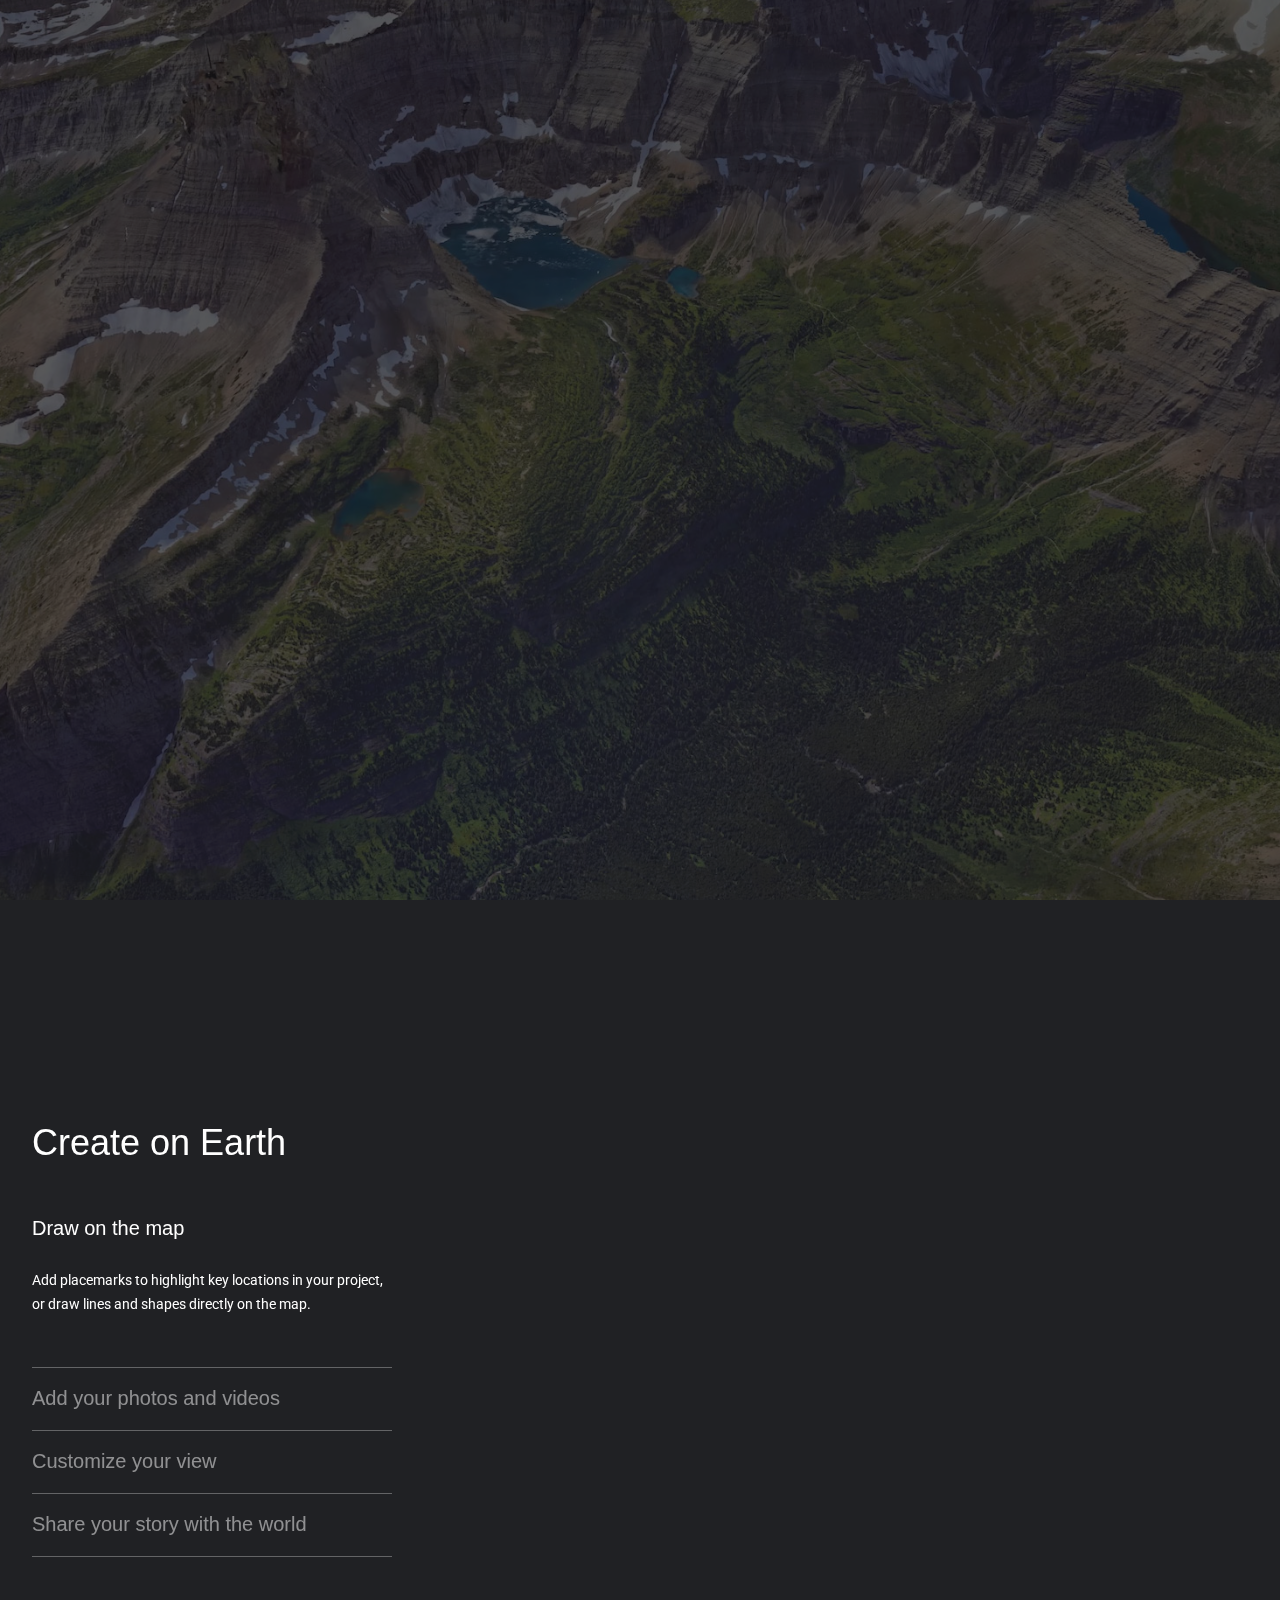
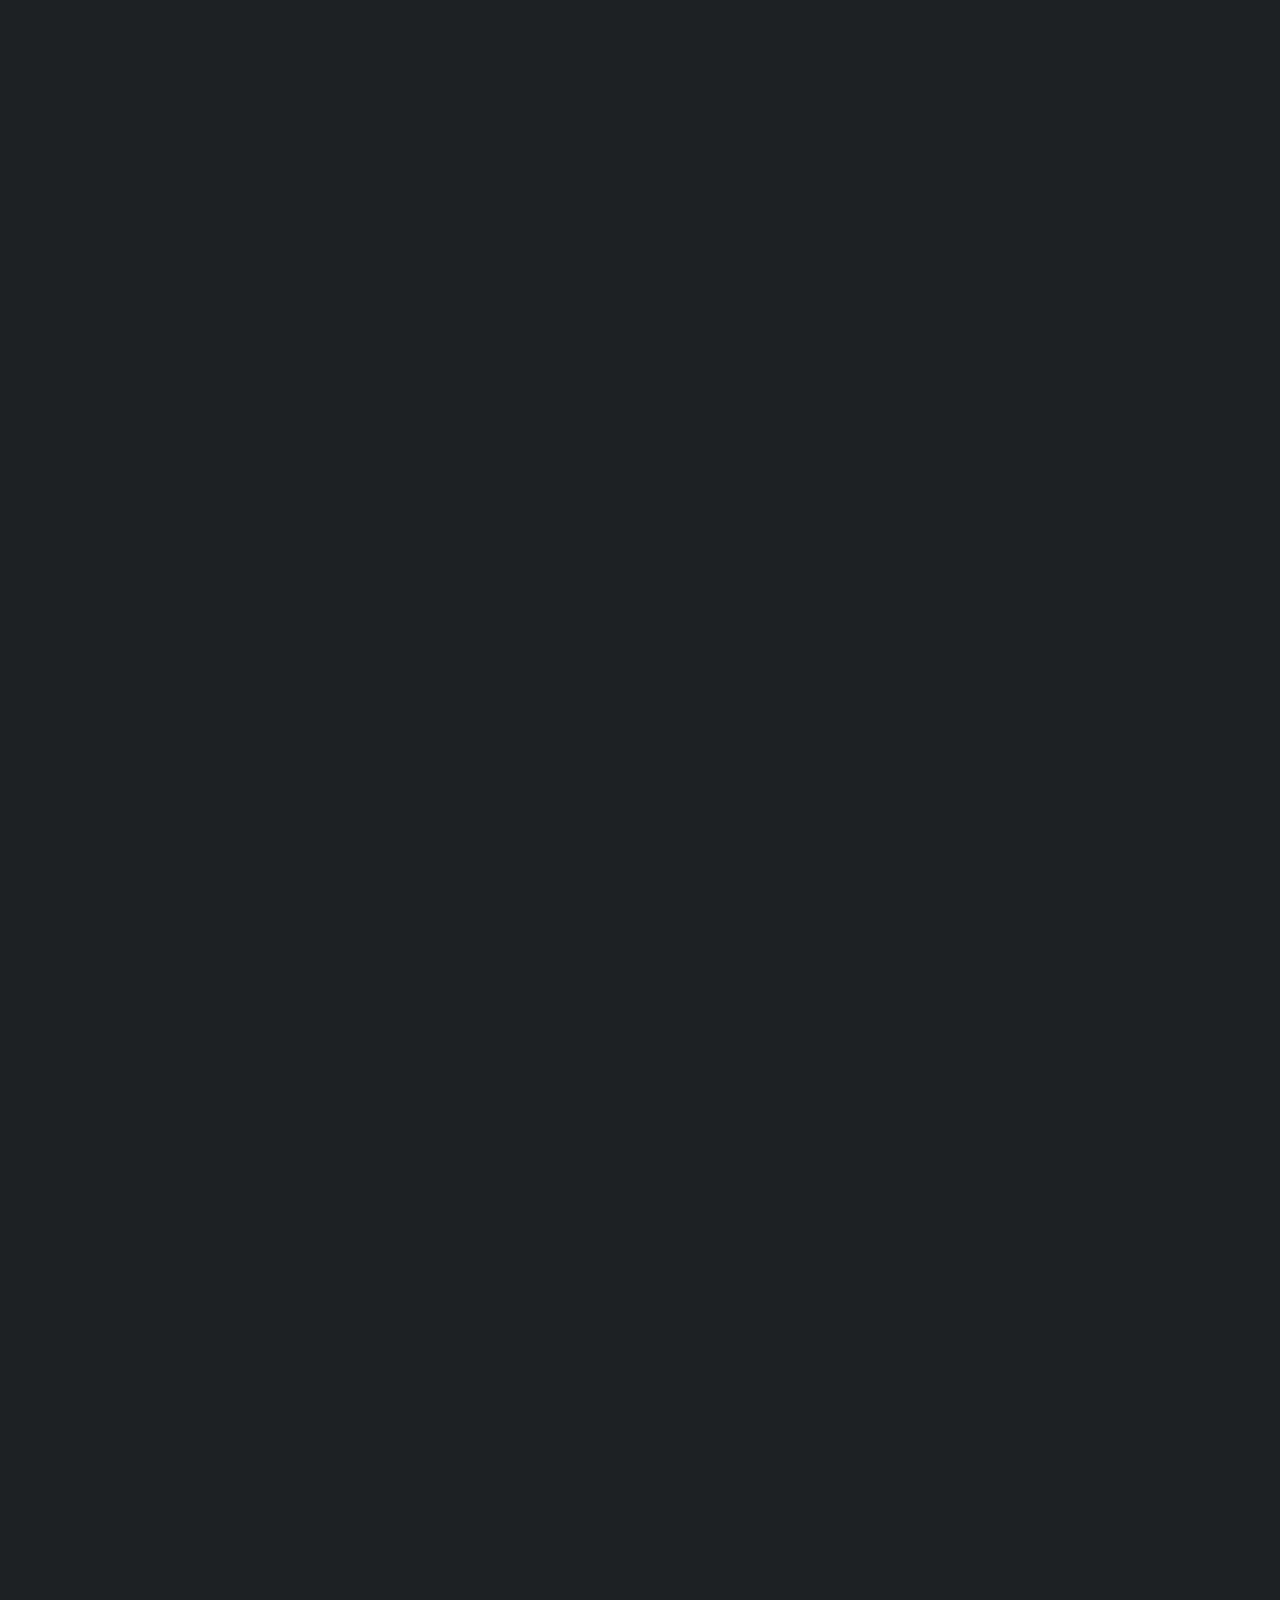
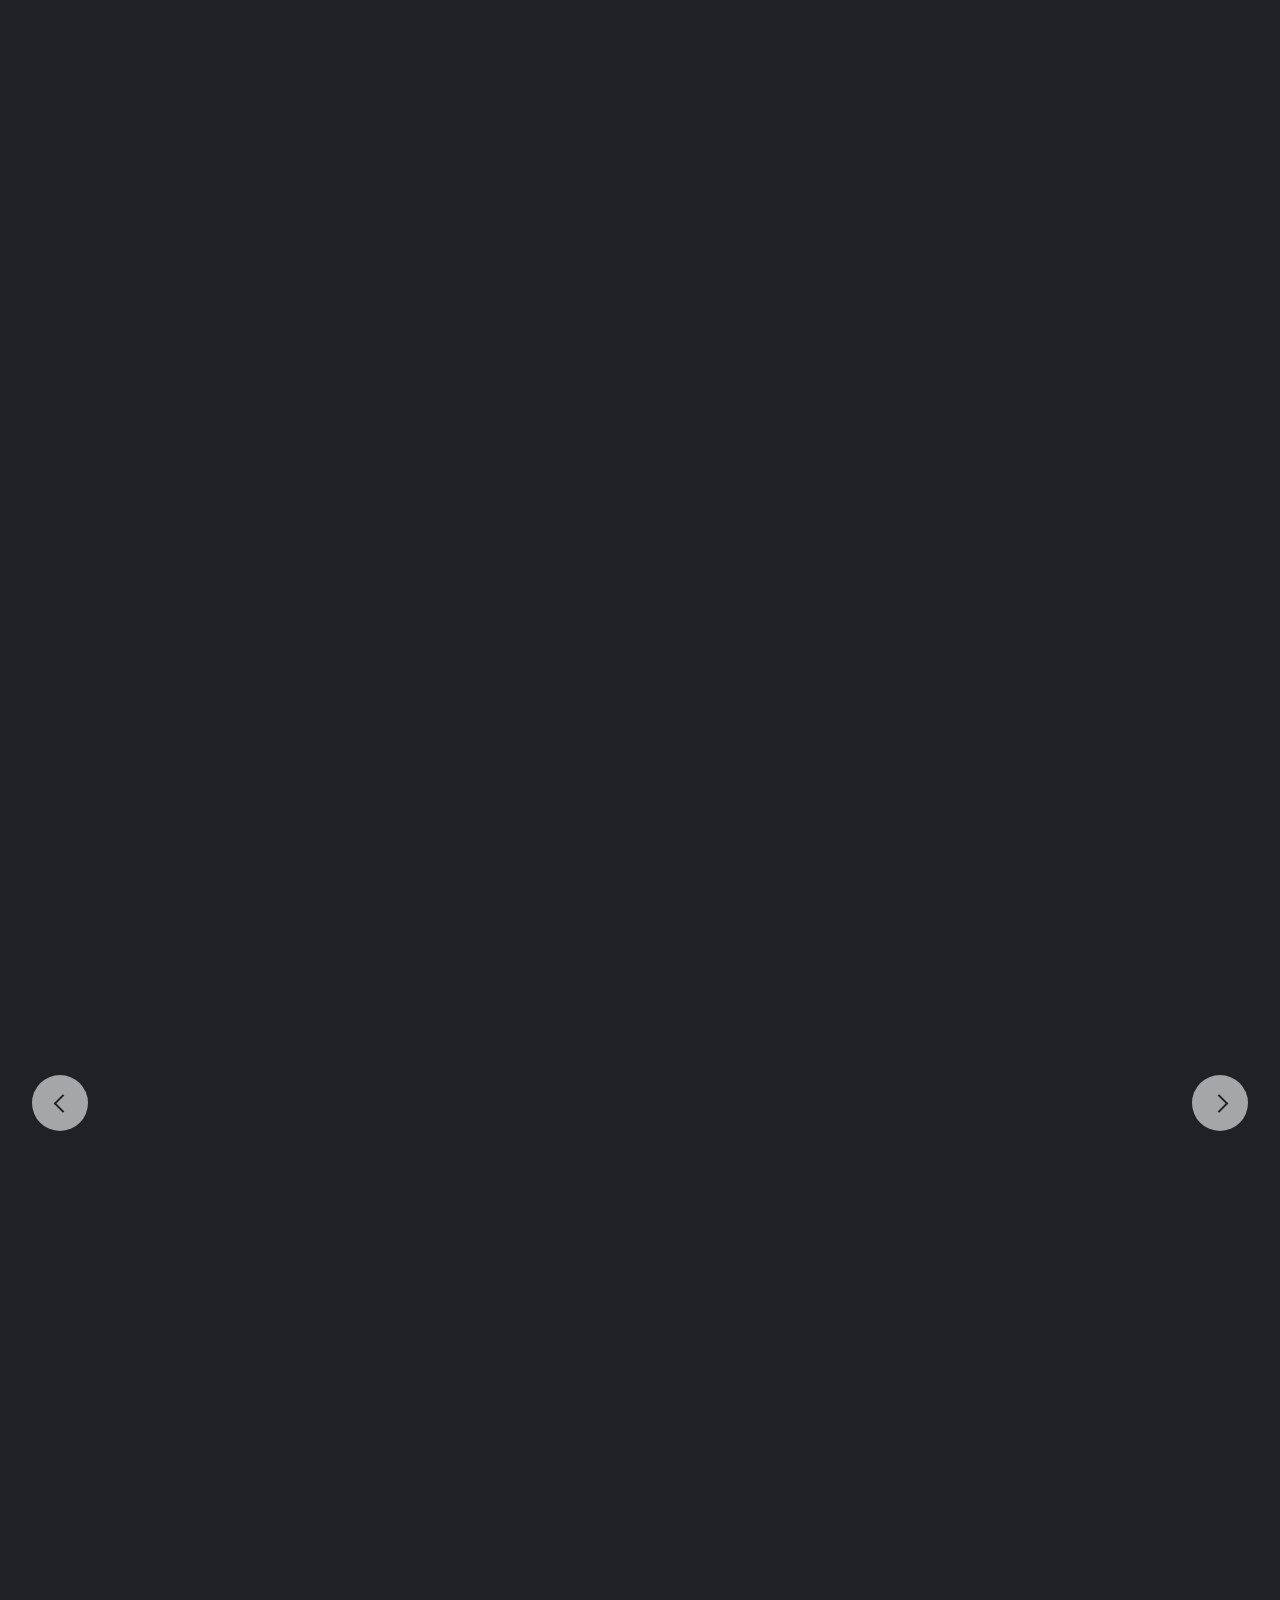
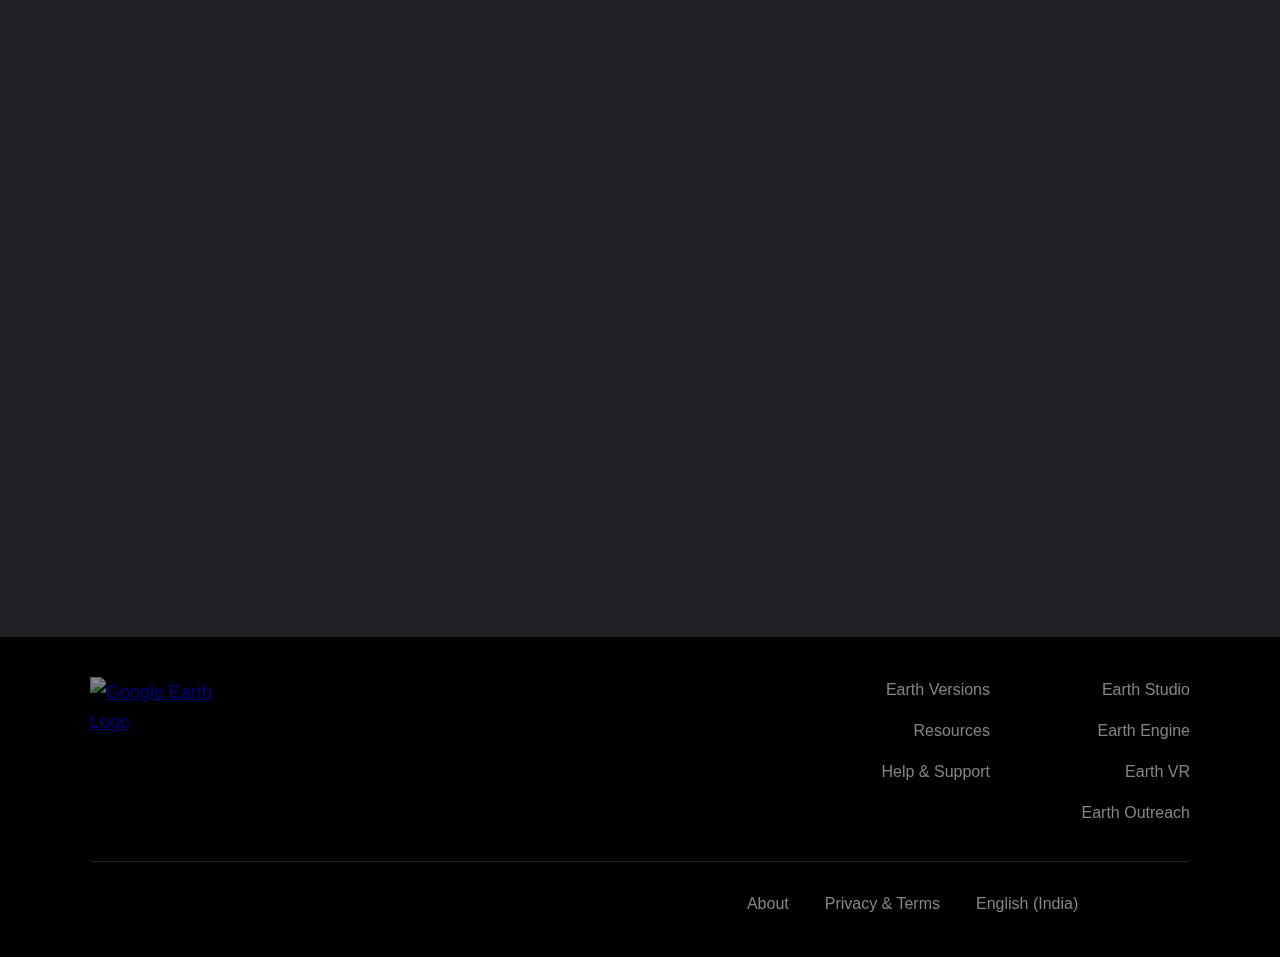
<file: index.html>
<html xmlns="http://www.w3.org/1999/xhtml" lang="en">

<head>
	<meta http-equiv="Content-Type" content="text/html; charset=utf-8" />
	<meta name="description" content="HTTrack is an easy-to-use website mirror utility. It allows you to download a World Wide website from the Internet to a local directory,building recursively all structures, getting html, images, and other files from the server to your computer. Links are rebuiltrelatively so that you can freely browse to the local site (works with any browser). You can mirror several sites together so that you can jump from one toanother. You can, also, update an existing mirror site, or resume an interrupted download. The robot is fully configurable, with an integrated help" />
	<meta name="keywords" content="httrack, HTTRACK, HTTrack, winhttrack, WINHTTRACK, WinHTTrack, offline browser, web mirror utility, aspirateur web, surf offline, web capture, www mirror utility, browse offline, local  site builder, website mirroring, aspirateur www, internet grabber, capture de site web, internet tool, hors connexion, unix, dos, windows 95, windows 98, solaris, ibm580, AIX 4.0, HTS, HTGet, web aspirator, web aspirateur, libre, GPL, GNU, free software" />
	<title>Local index - HTTrack Website Copier</title>
  <!-- Mirror and index made by HTTrack Website Copier/3.49-2 [XR&CO'2014] -->
	<style type="text/css">
	<!--

body {
	margin: 0;  padding: 0;  margin-bottom: 15px;  margin-top: 8px;
	background: #77b;
}
body, td {
	font: 14px "Trebuchet MS", Verdana, Arial, Helvetica, sans-serif;
	}

#subTitle {
	background: #000;  color: #fff;  padding: 4px;  font-weight: bold; 
	}

#siteNavigation a, #siteNavigation .current {
	font-weight: bold;  color: #448;
	}
#siteNavigation a:link    { text-decoration: none; }
#siteNavigation a:visited { text-decoration: none; }

#siteNavigation .current { background-color: #ccd; }

#siteNavigation a:hover   { text-decoration: none;  background-color: #fff;  color: #000; }
#siteNavigation a:active  { text-decoration: none;  background-color: #ccc; }


a:link    { text-decoration: underline;  color: #00f; }
a:visited { text-decoration: underline;  color: #000; }
a:hover   { text-decoration: underline;  color: #c00; }
a:active  { text-decoration: underline; }

#pageContent {
	clear: both;
	border-bottom: 6px solid #000;
	padding: 10px;  padding-top: 20px;
	line-height: 1.65em;
	background-image: url(backblue.gif);
	background-repeat: no-repeat;
	background-position: top right;
	}

#pageContent, #siteNavigation {
	background-color: #ccd;
	}


.imgLeft  { float: left;   margin-right: 10px;  margin-bottom: 10px; }
.imgRight { float: right;  margin-left: 10px;   margin-bottom: 10px; }

hr { height: 1px;  color: #000;  background-color: #000;  margin-bottom: 15px; }

h1 { margin: 0;  font-weight: bold;  font-size: 2em; }
h2 { margin: 0;  font-weight: bold;  font-size: 1.6em; }
h3 { margin: 0;  font-weight: bold;  font-size: 1.3em; }
h4 { margin: 0;  font-weight: bold;  font-size: 1.18em; }

.blak { background-color: #000; }
.hide { display: none; }
.tableWidth { min-width: 400px; }

.tblRegular       { border-collapse: collapse; }
.tblRegular td    { padding: 6px;  background-image: url(fade.gif);  border: 2px solid #99c; }
.tblHeaderColor, .tblHeaderColor td { background: #99c; }
.tblNoBorder td   { border: 0; }


// -->
</style>

</head>

<table width="76%" border="0" align="center" cellspacing="0" cellpadding="3" class="tableWidth">
	<tr>
	<td id="subTitle">HTTrack Website Copier - Open Source offline browser</td>
	</tr>
</table>
<table width="76%" border="0" align="center" cellspacing="0" cellpadding="0" class="tableWidth">
<tr class="blak">
<td>
	<table width="100%" border="0" align="center" cellspacing="1" cellpadding="0">
	<tr>
	<td colspan="6"> 
		<table width="100%" border="0" align="center" cellspacing="0" cellpadding="10">
		<tr> 
		<td id="pageContent"> 
<!-- ==================== End prologue ==================== -->

	<meta name="generator" content="HTTrack Website Copier/3.x">
	<TITLE>Local index - HTTrack</TITLE>
</HEAD>
<BODY>
<H1 ALIGN=Center>Index of locally available sites:</H1>
	<TABLE BORDER="0" WIDTH="100%" CELLSPACING="1" CELLPADDING="0">
		<TR>
			<TD BACKGROUND="fade.gif">
				&middot;
					<A HREF="www.google.com/intl/en_in/earth/index.html">
						Google Earth
					</A>		
			</TD>
		</TR>
	</TABLE>
	<BR>
	<BR>
	<BR>
  	<H6 ALIGN="RIGHT">
	<I>Mirror and index made by HTTrack Website Copier [XR&amp;CO'2008]</I>
	</H6>
	<!-- Mirror and index made by HTTrack Website Copier/3.49-2 [XR&CO'2014] -->
	<!-- Thanks for using HTTrack Website Copier! -->
	<meta HTTP-EQUIV="Refresh" CONTENT="0; URL=www.google.com/intl/en_in/earth/index.html">


<!-- ==================== Start epilogue ==================== -->
		</td>
		</tr>
		</table>
	</td>
	</tr>
	</table>
</td>
</tr>
</table>

<table width="76%" border="0" align="center" valign="bottom" cellspacing="0" cellpadding="0">
	<tr>
	<td id="footer"><small>&copy; 2008 Xavier Roche & other contributors - Web Design: Leto Kauler.</small></td>
	</tr>
</table>

</body>

</html>
</file>
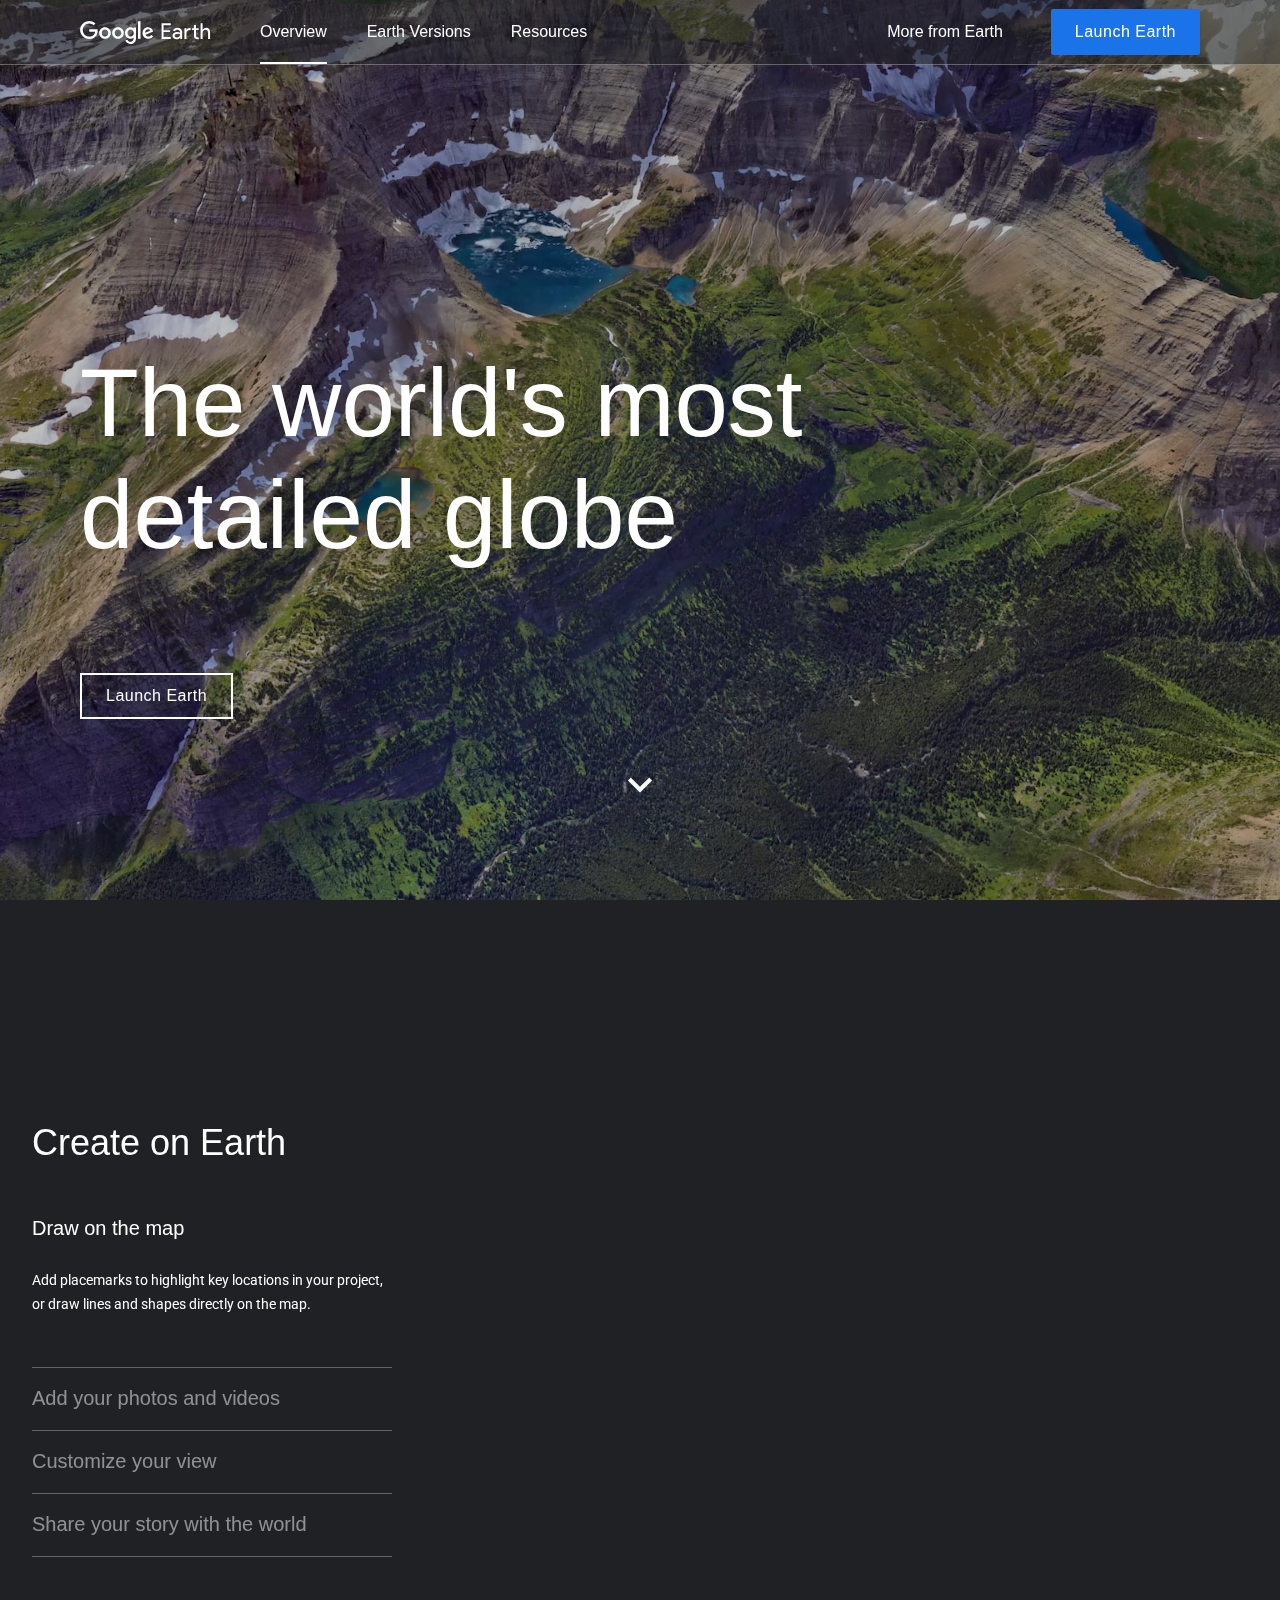
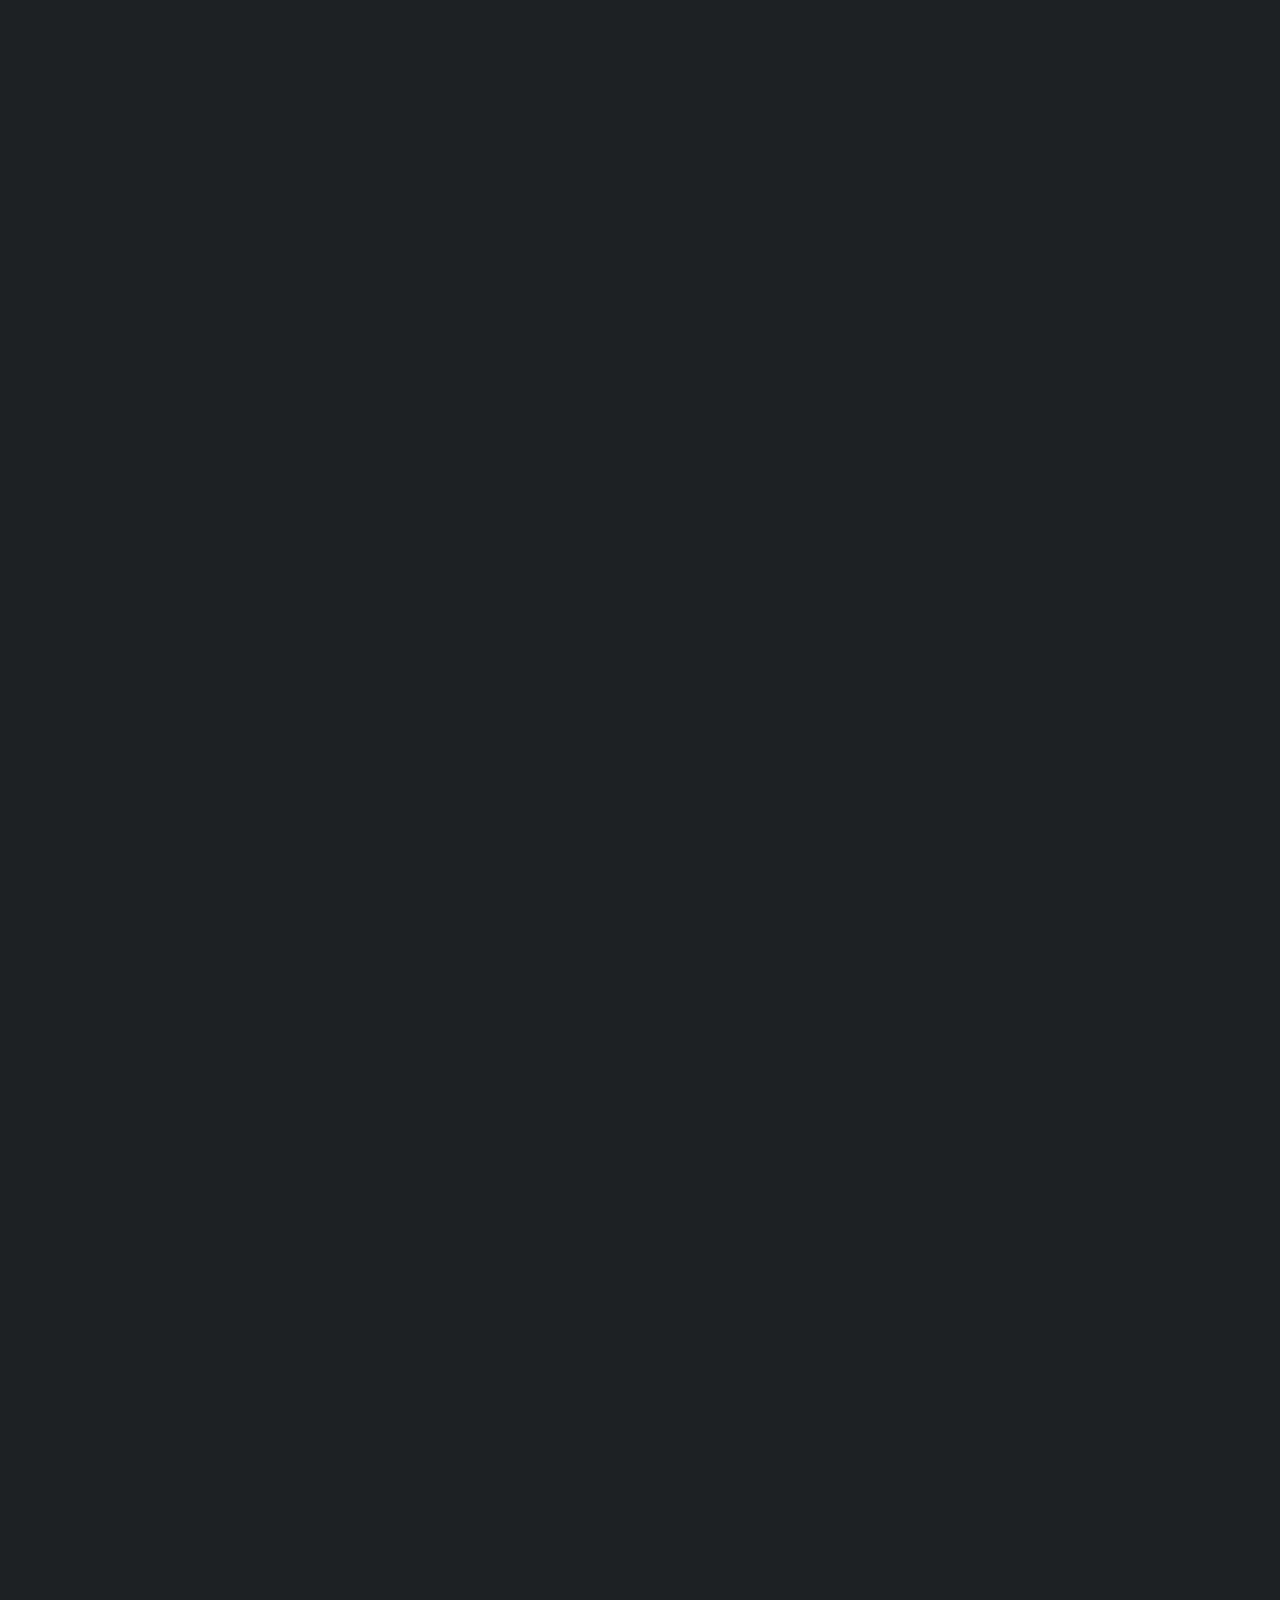
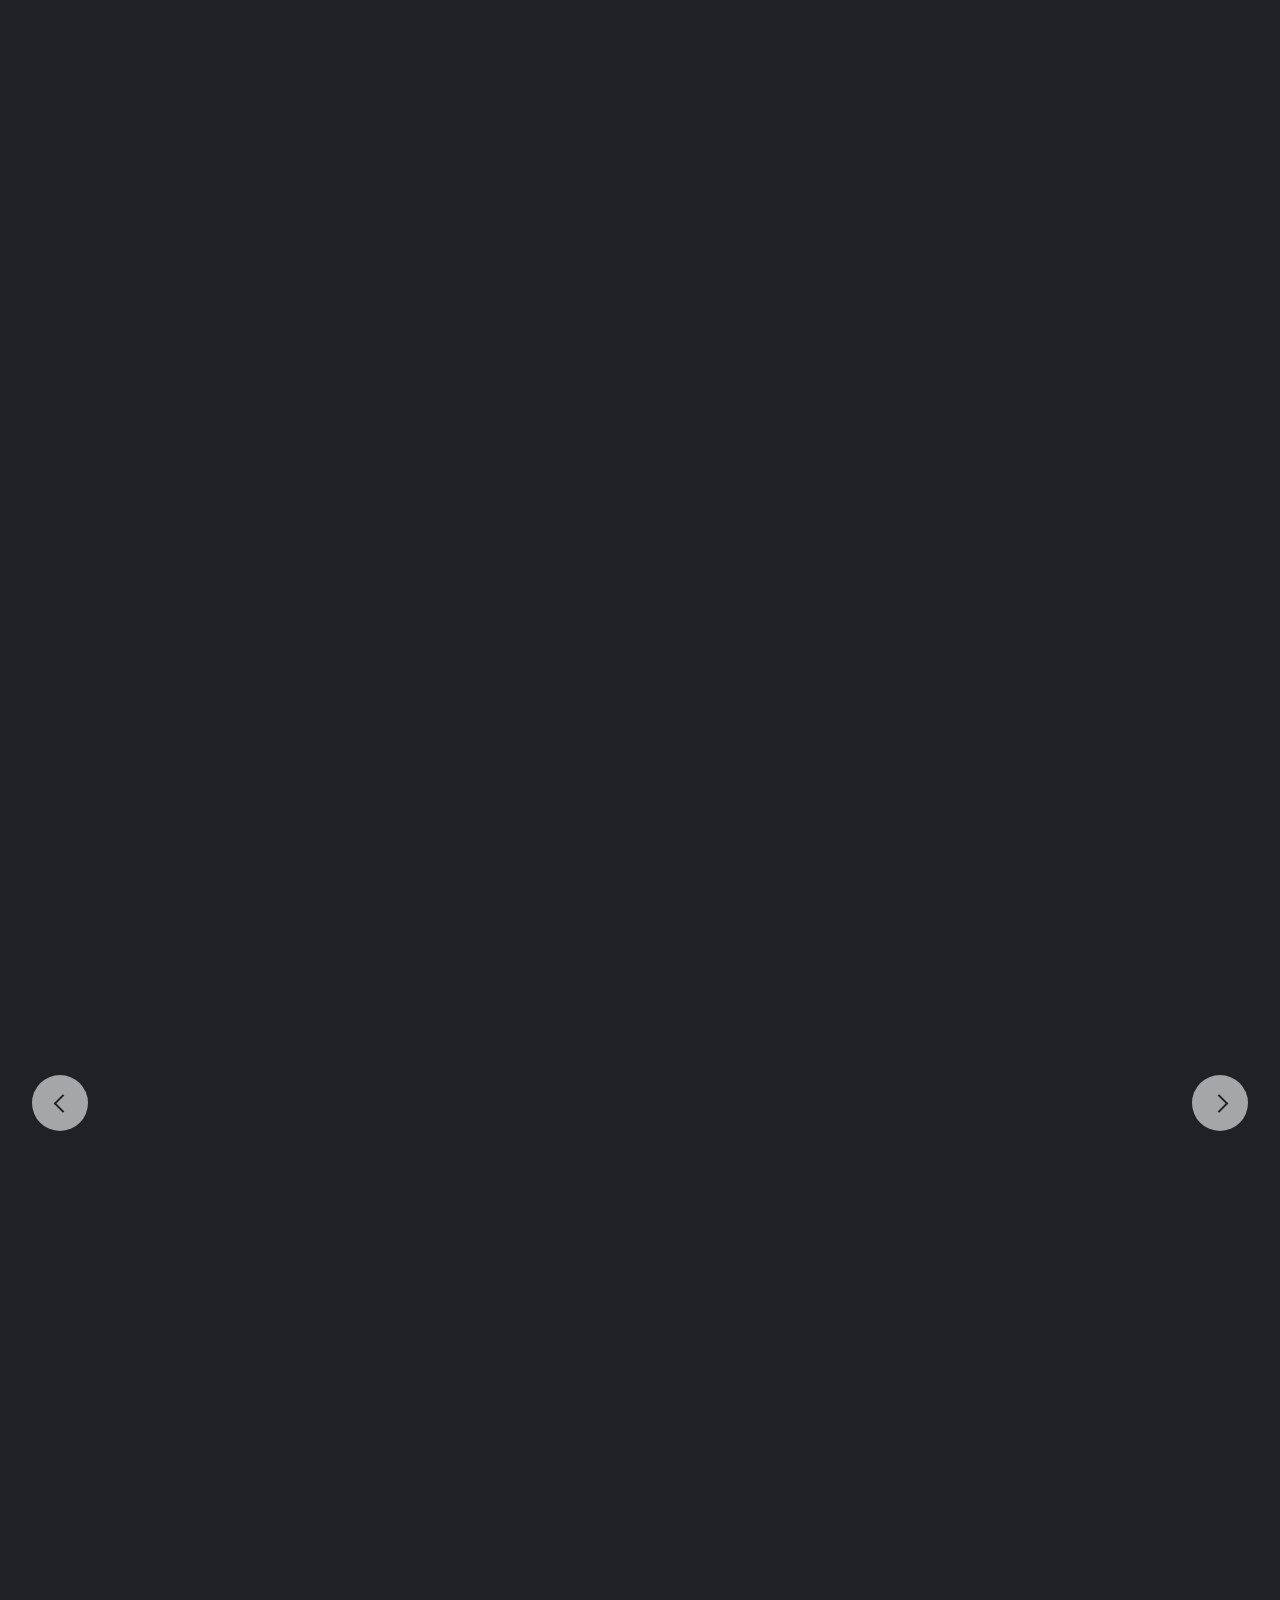
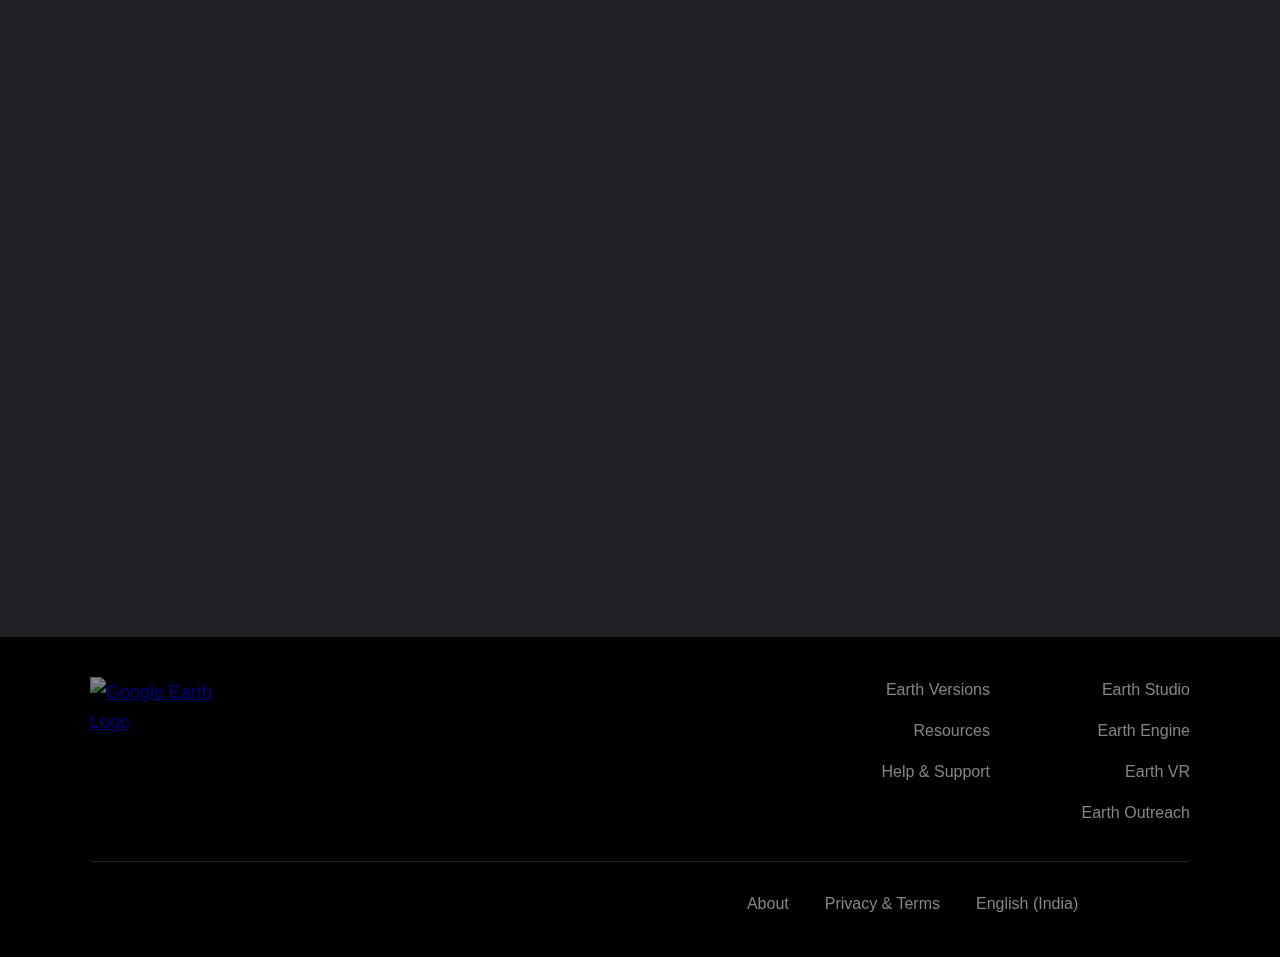
<file: www.google.com/intl/en_in/earth/index.html>
<!DOCTYPE html>
<html lang="en_IN" data-language="en">
  
<!-- Mirrored from www.google.com/intl/en_in/earth/ by HTTrack Website Copier/3.x [XR&CO'2014], Fri, 12 Mar 2021 15:15:30 GMT -->
<head>
    <meta charset="utf-8">
    <meta content="IE=Edge" http-equiv="X-UA-Compatible">
    <meta name="viewport" content="width=device-width, initial-scale=1.0, maximum-scale=2.0, height=device-height">
    <title>
Google Earth
    </title>
    <meta property="og:image" content="../../../../gweb-earth.storage.googleapis.com/assets/google_earth_banner.jpg">
<link href="https://www.google.com/intl/ar/earth/" hreflang="ar" rel="alternate">
<link href="https://www.google.com/intl/bg/earth/" hreflang="bg" rel="alternate">
<link href="https://www.google.com/intl/ca/earth/" hreflang="ca" rel="alternate">
<link href="https://www.google.com/intl/cs/earth/" hreflang="cs" rel="alternate">
<link href="https://www.google.com/intl/da/earth/" hreflang="da" rel="alternate">
<link href="https://www.google.com/intl/de/earth/" hreflang="de" rel="alternate">
<link href="https://www.google.com/intl/el/earth/" hreflang="el" rel="alternate">
<link href="https://www.google.com/earth/" hreflang="en" rel="alternate">
<link href="https://www.google.com/intl/en_uk/earth/" hreflang="en-gb" rel="alternate">
<link href="index.html" hreflang="en-in" rel="alternate">
<link href="https://www.google.com/intl/es/earth/" hreflang="es" rel="alternate">
<link href="https://www.google.com/intl/es-419/earth/" hreflang="es-419" rel="alternate">
<link href="https://www.google.com/intl/fa/earth/" hreflang="fa" rel="alternate">
<link href="https://www.google.com/intl/fi/earth/" hreflang="fi" rel="alternate">
<link href="https://www.google.com/intl/fil/earth/" hreflang="fil" rel="alternate">
<link href="https://www.google.com/intl/fr/earth/" hreflang="fr" rel="alternate">
<link href="https://www.google.com/intl/iw/earth/" hreflang="he" rel="alternate">
<link href="https://www.google.com/intl/hi/earth/" hreflang="hi" rel="alternate">
<link href="https://www.google.com/intl/hr/earth/" hreflang="hr" rel="alternate">
<link href="https://www.google.com/intl/hu/earth/" hreflang="hu" rel="alternate">
<link href="https://www.google.com/intl/id/earth/" hreflang="id" rel="alternate">
<link href="https://www.google.com/intl/it/earth/" hreflang="it" rel="alternate">
<link href="https://www.google.com/intl/ja/earth/" hreflang="ja" rel="alternate">
<link href="https://www.google.com/intl/ko/earth/" hreflang="ko" rel="alternate">
<link href="https://www.google.com/intl/lt/earth/" hreflang="lt" rel="alternate">
<link href="https://www.google.com/intl/lv/earth/" hreflang="lv" rel="alternate">
<link href="https://www.google.com/intl/ms/earth/" hreflang="ms" rel="alternate">
<link href="https://www.google.com/intl/nl/earth/" hreflang="nl" rel="alternate">
<link href="https://www.google.com/intl/no/earth/" hreflang="nb" rel="alternate">
<link href="https://www.google.com/intl/pl/earth/" hreflang="pl" rel="alternate">
<link href="https://www.google.com/intl/pt-BR/earth/" hreflang="pt-br" rel="alternate">
<link href="https://www.google.com/intl/pt-PT/earth/" hreflang="pt-pt" rel="alternate">
<link href="https://www.google.com/intl/ro/earth/" hreflang="ro" rel="alternate">
<link href="https://www.google.com/intl/ru/earth/" hreflang="ru" rel="alternate">
<link href="https://www.google.com/intl/sk/earth/" hreflang="sk" rel="alternate">
<link href="https://www.google.com/intl/sl/earth/" hreflang="sl" rel="alternate">
<link href="https://www.google.com/intl/sr/earth/" hreflang="sr" rel="alternate">
<link href="https://www.google.com/intl/sv/earth/" hreflang="sv" rel="alternate">
<link href="https://www.google.com/intl/th/earth/" hreflang="th" rel="alternate">
<link href="https://www.google.com/intl/tr/earth/" hreflang="tr" rel="alternate">
<link href="https://www.google.com/intl/uk/earth/" hreflang="uk" rel="alternate">
<link href="https://www.google.com/intl/vi/earth/" hreflang="vi" rel="alternate">
<link href="https://www.google.com/intl/zh-CN/earth/" hreflang="zh-hans-cn" rel="alternate">
<link href="https://www.google.com/intl/zh-HK/earth/" hreflang="zh-hant-hk" rel="alternate">
<link href="https://www.google.com/intl/zh-TW/earth/" hreflang="zh-hant-tw" rel="alternate">
    <link href="https://fonts.googleapis.com/css?family=Google+Sans:400,500|Roboto|Material+Icons" rel="stylesheet" nonce="XZE_yhP7I6ABGvVQp-fdhA">
    <meta property="og:title" content="Overview – Google Earth">
    <meta property="og:site_name" content="Google Earth">
    <meta property="og:type" content="website">
    <meta property="og:url" content="index.html">
    <link rel="shortcut icon" href="https://www.gstatic.com/earth/00-favicon.ico">

    <link rel="stylesheet" href="../../en_us/earth/assets/static/css/main-3d48fa2a50f91e28b76184bb316e2a2879ea5bba791882eac539485a2c27e81d.min.css" nonce="XZE_yhP7I6ABGvVQp-fdhA">

    <script src="../../../js/gweb/analytics/autotrack.js" nonce="XZE_yhP7I6ABGvVQp-fdhA"></script>
    <script nonce="XZE_yhP7I6ABGvVQp-fdhA">
      var autotrack = new gweb.analytics.AutoTrack({
        trackQueryParams: true,
        profile: 'UA-18031-1'
      });
    </script>

    <script src="../../../../ajax.googleapis.com/ajax/libs/angularjs/1.6.5/angular.min.js" nonce="XZE_yhP7I6ABGvVQp-fdhA"></script>
    <script src="../../en_us/earth/assets/static/js/main-524362abcbdfdde90d96b862cba7a44a69d39f17794d25d9535f8c117cb7850a.min.js" type="application/javascript" nonce="XZE_yhP7I6ABGvVQp-fdhA"></script>
  </head>
  <body class=". dark-theme">

<header class="ge-header ge-header--delay-entrance"
  ge-header-scroll-element=".ge-section-showcase"
  ge-header-scroll-threshold=""
  ge-header-scroll>
  <div class="ge-header__container">
    <div class="ge-header__logo">
      <h1 class="ge-header__logo__title">Google Earth</h1>
      <a href="https://www.google.com/earth/" aria-label="Google Earth">
        <svg class="ge-header__logo__earth__image" width="132px" height="24px" viewBox="0 0 132 24">
          <g stroke="none" stroke-width="1" fill="none" fill-rule="evenodd">
              <path class="ge-header__logo__earth__image--path" d="M9.2398,9.1877 L9.2398,11.6467 L15.1228,11.6467 C14.9468,13.0297 14.4858,14.0387 13.7838,14.7417 C12.9278,15.5977 11.5878,16.5417 9.2398,16.5417 C5.6178,16.5417 2.7858,13.6217 2.7858,9.9997 C2.7858,6.3777 5.6178,3.4587 9.2398,3.4587 C11.1928,3.4587 12.6198,4.2267 13.6738,5.2147 L15.4078,3.4807 C13.9368,2.0757 11.9838,0.9997 9.2398,0.9997 C4.2788,0.9997 0.1078,5.0387 0.1078,9.9997 C0.1078,14.9607 4.2788,18.9997 9.2398,18.9997 C11.9178,18.9997 13.9368,18.1217 15.5178,16.4757 C17.1418,14.8507 17.6468,12.5687 17.6468,10.7237 C17.6468,10.1537 17.6038,9.6267 17.5148,9.1877 L9.2398,9.1877 Z"></path>
              <path class="ge-header__logo__earth__image--path" d="M25.0002,16.5203 C23.2402,16.5203 21.7212,15.0683 21.7212,12.9993 C21.7212,10.9103 23.2402,9.4793 25.0002,9.4793 C26.7602,9.4793 28.2782,10.9103 28.2782,12.9993 C28.2782,15.0683 26.7602,16.5203 25.0002,16.5203 M25.0002,7.1913 C21.7882,7.1913 19.1692,9.6333 19.1692,12.9993 C19.1692,16.3443 21.7882,18.8093 25.0002,18.8093 C28.2122,18.8093 30.8312,16.3443 30.8312,12.9993 C30.8312,9.6333 28.2122,7.1913 25.0002,7.1913"></path>
              <path class="ge-header__logo__earth__image--path" d="M50.6543,16.5203 C48.8943,16.5203 47.5523,15.0243 47.5523,13.0003 C47.5523,10.9533 48.8943,9.4793 50.6543,9.4793 C52.3923,9.4793 53.7563,10.9763 53.7563,13.0223 C53.7563,15.0463 52.3923,16.5203 50.6543,16.5203 Z M53.5793,8.4893 L53.4913,8.4893 C52.9193,7.8073 51.8193,7.1913 50.4333,7.1913 C47.5293,7.1913 45.0003,9.7213 45.0003,13.0003 C45.0003,16.2563 47.5293,18.8093 50.4333,18.8093 C51.8193,18.8093 52.9193,18.1923 53.4913,17.4883 L53.5793,17.4883 L53.5793,18.3013 C53.5793,20.5233 52.3913,21.7113 50.4773,21.7113 C48.9153,21.7113 47.9463,20.5893 47.5503,19.6433 L45.3283,20.5673 C45.9673,22.1073 47.6603,24.0003 50.4773,24.0003 C53.4693,24.0003 56.0003,22.2393 56.0003,17.9493 L56.0003,7.4903 L53.5793,7.4903 L53.5793,8.4893 Z"></path>
              <path class="ge-header__logo__earth__image--path" d="M38.0002,16.5203 C36.2402,16.5203 34.7222,15.0683 34.7222,12.9993 C34.7222,10.9103 36.2402,9.4793 38.0002,9.4793 C39.7602,9.4793 41.2782,10.9103 41.2782,12.9993 C41.2782,15.0683 39.7602,16.5203 38.0002,16.5203 M38.0002,7.1913 C34.7882,7.1913 32.1692,9.6333 32.1692,12.9993 C32.1692,16.3443 34.7882,18.8093 38.0002,18.8093 C41.2122,18.8093 43.8312,16.3443 43.8312,12.9993 C43.8312,9.6333 41.2122,7.1913 38.0002,7.1913"></path>
              <polygon class="ge-header__logo__earth__image--path" points="58 18.809 60.51 18.809 60.51 1.24 58 1.24"></polygon>
              <path class="ge-header__logo__earth__image--path" d="M68.0759,9.3677 C69.1089,9.3677 69.9839,9.8937 70.2759,10.6497 L65.0299,12.8237 C65.0299,10.3747 66.7619,9.3677 68.0759,9.3677 M68.2649,16.5207 C66.9669,16.5207 66.0429,15.9267 65.4479,14.7607 L73.2149,11.5477 L72.9509,10.8877 C72.4669,9.5897 70.9929,7.1917 67.9789,7.1917 C64.9859,7.1917 62.4999,9.5457 62.4999,12.9997 C62.4999,16.2567 64.9639,18.8087 68.2649,18.8087 C70.9269,18.8087 72.4669,17.1807 73.1059,16.2347 L71.1249,14.9137 C70.4649,15.8827 69.5629,16.5207 68.2649,16.5207"></path>
              <path class="ge-header__logo__earth__image--path" d="M90.78,5.184 L83.608,5.184 L83.608,10.178 L90.076,10.178 L90.076,12.07 L83.608,12.07 L83.608,17.064 L90.78,17.064 L90.78,19 L81.584,19 L81.584,3.248 L90.78,3.248 L90.78,5.184 Z M96.566,19.352 C95.4219943,19.352 94.4650039,19.0220033 93.695,18.362 C92.9249961,17.7019967 92.54,16.8293388 92.54,15.744 C92.54,14.5706608 92.9946621,13.6503367 93.904,12.983 C94.8133379,12.3156633 95.9353267,11.982 97.27,11.982 C98.4580059,11.982 99.4333295,12.2019978 100.196,12.642 L100.196,12.334 C100.196,11.541996 99.9246694,10.9076691 99.382,10.431 C98.8393306,9.95433095 98.172004,9.716 97.38,9.716 C96.7933304,9.716 96.261669,9.85533194 95.785,10.134 C95.3083309,10.4126681 94.9820009,10.7939976 94.806,11.278 L92.958,10.486 C93.2073346,9.84066344 93.698663,9.24300275 94.432,8.693 C95.165337,8.14299725 96.1333273,7.868 97.336,7.868 C98.7146736,7.868 99.8586621,8.2713293 100.768,9.078 C101.677338,9.8846707 102.132,11.021326 102.132,12.488 L102.132,19 L100.196,19 L100.196,17.504 L100.108,17.504 C99.3013293,18.7360062 98.1206744,19.352 96.566,19.352 Z M96.896,17.504 C97.7320042,17.504 98.4909966,17.1923364 99.173,16.569 C99.8550034,15.9456635 100.196,15.2086709 100.196,14.358 C99.6239971,13.8886643 98.7660057,13.654 97.622,13.654 C96.6393284,13.654 95.8986692,13.8666645 95.4,14.292 C94.9013308,14.7173355 94.652,15.2159971 94.652,15.788 C94.652,16.3160026 94.8793311,16.7339985 95.334,17.042 C95.7886689,17.3500015 96.3093304,17.504 96.896,17.504 Z M117.444,19.176 C116.314661,19.176 115.453003,18.8753363 114.859,18.274 C114.264997,17.6726637 113.968,16.8220055 113.968,15.722 L113.968,10.068 L112.076,10.068 L112.076,8.22 L113.968,8.22 L113.968,4.92 L115.992,4.92 L115.992,8.22 L118.632,8.22 L118.632,10.068 L115.992,10.068 L115.992,15.568 C115.992,16.7413392 116.475995,17.328 117.444,17.328 C117.810668,17.328 118.118665,17.2693339 118.368,17.152 L119.072,18.89 C118.631998,19.0806676 118.089337,19.176 117.444,19.176 Z M106.356,8.22 L106.356,9.98 L106.444,9.98 C106.678668,9.34933018 107.114997,8.85433513 107.753,8.495 C108.391003,8.13566487 109.09133,7.956 109.854,7.956 C110.074001,7.956 110.315999,7.97066652 110.58,8 L110.58,9.98 C110.301332,9.95066652 110.030001,9.936 109.766,9.936 C108.797995,9.936 108.002336,10.2183305 107.379,10.783 C106.755664,11.3476695 106.444,12.1213284 106.444,13.104 L106.444,19 L104.42,19 L104.42,8.22 L106.356,8.22 Z M122.592,3.248 L122.592,8.22 L122.504,9.716 L122.592,9.716 C122.885335,9.2026641 123.34733,8.76633513 123.978,8.407 C124.60867,8.04766487 125.28333,7.868 126.002,7.868 C127.336673,7.868 128.355996,8.27866256 129.06,9.1 C129.764004,9.92133744 130.116,11.0213264 130.116,12.4 L130.116,19 L128.092,19 L128.092,12.708 C128.092,10.7133234 127.204676,9.716 125.43,9.716 C124.593996,9.716 123.912003,10.0496633 123.384,10.717 C122.855997,11.3843367 122.592,12.1579956 122.592,13.038 L122.592,19 L120.568,19 L120.568,3.248 L122.592,3.248 Z">
              </path>
          </g>
        </svg>
      </a>
    </div>

    <nav class="ge-nav ge-nav--desktop">
      <ul class="ge-nav__links ge-nav__links--left">
        <li class="ge-nav__links__link ge-nav__links__link--active">
          <a href="index.html"  data-g-event="cta:header" >
            Overview
          </a>
        </li>
        <li class="ge-nav__links__link">
          <a href="versions/index.html"  data-g-event="cta:header"  data-g-label="versions" >
            Earth Versions
          </a>
        </li>
        <li class="ge-nav__links__link">
          <a href="resources/index.html"  data-g-event="cta:header"  data-g-label="resources" >
            Resources
          </a>
        </li>
      </ul>
      <ul class="ge-nav__links ge-nav__links--right">
        <li class="ge-nav__links__dropdown" ge-dropdown-menu>
          <div class="ge-nav__links__dropdown__title" ge-dropdown-menu-title>More from Earth</div>
          <ul class="ge-nav__links__dropdown__list" ge-dropdown-menu-list>
            <li class="ge-nav__links__dropdown__item">
              <a href="https://earthengine.google.com/" >Earth Engine</a>
            </li>
            <li class="ge-nav__links__dropdown__item">
              <a href="https://www.google.com/earth/studio/" >Earth Studio</a>
            </li>
            <li class="ge-nav__links__dropdown__item">
              <a href="https://vr.google.com/earth/" >Earth VR</a>
            </li>
            <li class="ge-nav__links__dropdown__item">
              <a href="https://www.google.com/earth/outreach/" >Earth Outreach</a>
            </li>
          </ul>
        </li>
        <li class="ge-nav__links__button">
          <a href="https://earth.google.com/web/"
  class="cta__item cta-button cta-button--fill cta-button--launch-chrome"
target="_blank"  aria-label="Launch Earth">
  <span class="cta-button__label">
    <span class="cta-button__label__label">Launch Earth</span>
  </span>
</a>

        </li>
      </ul>
    </nav>

    <nav class="ge-nav ge-nav--mobile" ge-mobile-menu>
      <div class="ge-nav__menu-icon" ge-mobile-menu-open-button>
        <svg class="ge-nav__menu-icon--svg" width="24px" height="24px" viewBox="0 0 24 24">
          <g stroke="none" stroke-width="1" fill="none" fill-rule="evenodd" transform="translate(12.000000, 12.000000) scale(1, -1) translate(-12.000000, -12.000000) ">
            <polygon points="24 0 0 0 0 24 24 24"></polygon>
            <path class="ge-nav__menu-icon--path" d="M3,6 L21,6 L21,8 L3,8 L3,6 L3,6 Z M3,11 L21,11 L21,13 L3,13 L3,11 L3,11 Z M3,18 L3,16 L21,16 L21,18 L3,18 L3,18 Z"></path>
          </g>
        </svg>
      </div>
      <div class="ge-nav__close-icon" ge-mobile-menu-close-button></div>
      <div class="ge-nav__menu ge-nav__menu--off-canvas" ge-mobile-menu-wrapper>
        <div class="ge-nav__menu__logo">
          <svg width="150" height="28" viewBox="0 0 150 28" xmlns="http://www.w3.org/2000/svg" xmlns:xlink="http://www.w3.org/1999/xlink">
            <defs><path id="a" d="M0 28h150V0H0z"/></defs>
            <g fill="none" fill-rule="evenodd">
              <path d="M94.502 4.445v6.117h7.852v2.318h-7.852v6.117h8.706v2.371H92.045V2.073h11.163v2.372zm19.602 11.237s-1.042-.862-3.125-.862c-2.59 0-3.605 1.401-3.605 2.614 0 1.401 1.442 2.102 2.724 2.102 1.95 0 4.006-1.698 4.006-3.854m-9.294 1.698c0-2.991 2.67-4.608 5.742-4.608 1.762 0 3.044.512 3.552.808v-.377c0-1.994-1.576-3.207-3.419-3.207-1.362 0-2.67.674-3.124 1.913l-2.244-.97c.454-1.213 2.03-3.207 5.315-3.207 3.205 0 5.822 1.94 5.822 5.66v7.976h-2.35v-1.832h-.107c-.721 1.105-2.057 2.264-4.3 2.264-2.67 0-4.887-1.671-4.887-4.42m25.744-.027v-6.926h-2.297V8.164h2.297V4.12h2.457v4.043h3.205v2.263h-3.205v6.737c0 1.483.614 2.156 1.763 2.156.454 0 .774-.054 1.121-.215l.855 2.129c-.56.242-1.149.35-1.976.35-2.751 0-4.22-1.536-4.22-4.23zm-9.24-7.034h.107c.587-1.59 2.35-2.479 4.139-2.479.507 0 .64.027.881.054v2.425c-.507-.053-.507-.053-.988-.053-2.297 0-4.032 1.428-4.032 3.88v7.222h-2.458V8.164h2.35v2.155zm19.441-2.155l-.107 1.832h.107c.694-1.213 2.35-2.264 4.14-2.264 3.337 0 4.993 2.291 4.993 5.552v8.084h-2.457v-7.707c0-2.749-1.362-3.665-3.231-3.665-2.137 0-3.445 2.048-3.445 4.07v7.302h-2.457V2.073h2.457v6.09z" opacity=".54" fill="#000"/><path d="M0 11C0 4.937 4.994 0 10.934 0c3.285 0 5.624 1.315 7.385 3.032l-2.076 2.12c-1.262-1.208-2.97-2.147-5.31-2.147-4.336 0-7.726 3.568-7.726 7.995s3.39 7.995 7.727 7.995c2.812 0 4.415-1.153 5.44-2.2.841-.858 1.393-2.092 1.604-3.783h-7.044v-3.005h9.908A10 10 0 0 1 21 11.886c0 2.253-.604 5.043-2.55 7.029C16.558 20.927 14.14 22 10.934 22 4.994 22 0 17.064 0 11" fill="#4285F4"/><path d="M30 19.242c-2.113 0-3.936-1.75-3.936-4.242 0-2.52 1.823-4.243 3.936-4.243s3.936 1.724 3.936 4.243c0 2.492-1.823 4.242-3.936 4.242M30 8c-3.857 0-7 2.943-7 7 0 4.03 3.143 7 7 7s7-2.97 7-7c0-4.057-3.143-7-7-7" fill="#EB4335"/><path d="M45 19.242c-2.113 0-3.936-1.75-3.936-4.242 0-2.52 1.823-4.243 3.936-4.243s3.936 1.724 3.936 4.243c0 2.492-1.823 4.242-3.936 4.242M45 8c-3.857 0-7 2.943-7 7 0 4.03 3.143 7 7 7 3.856 0 7-2.97 7-7 0-4.057-3.144-7-7-7" fill="#FBBC05"/><path d="M60.277 19.085c-2.214 0-4.067-1.752-4.067-4.157 0-2.431 1.853-4.21 4.067-4.21 2.185 0 3.901 1.779 3.901 4.21 0 2.405-1.716 4.157-3.901 4.157zm3.68-10.667v1.124h-.111C63.126 8.732 61.743 8 60 8c-3.652 0-7 3.033-7 6.928 0 3.87 3.348 6.876 7 6.876 1.743 0 3.127-.732 3.846-1.569h.11v.994c0 2.64-1.494 4.052-3.9 4.052-1.965 0-3.182-1.333-3.68-2.457l-2.795 1.098c.802 1.83 2.933 4.078 6.474 4.078C63.818 28 67 25.909 67 20.81V8.419h-3.044z" fill="#4285F4"/>
              <mask id="b" fill="#fff">
                <use xlink:href="#a"/>
              </mask>
              <path fill="#34A853" mask="url(#b)" d="M68.5 21h3V1h-3z"/>
              <path d="M79.753 10.705c1.229 0 2.27.61 2.617 1.484l-6.3 2.599c-.08-2.705 2.109-4.083 3.683-4.083m.24 8.538c-1.574 0-2.695-.716-3.416-2.122L86 13.251l-.32-.796C85.092 10.89 83.304 8 79.647 8 76.017 8 73 10.837 73 15c0 3.924 2.99 7 6.994 7 3.23 0 5.098-1.962 5.872-3.102l-2.402-1.591c-.8 1.167-1.895 1.936-3.47 1.936" fill="#EB4335" mask="url(#b)"/>
            </g>
          </svg>
        </div>
        <ul class="ge-nav__links">
          <li class="ge-nav__links__link ge-nav__links__link--active">
            <a href="index.html">
              Overview
            </a>
          </li>
          <li class="ge-nav__links__link">
            <a href="versions/index.html">
              Earth Versions
            </a>
          </li>
          <li class="ge-nav__links__link">
            <a href="resources/index.html">
              Resources
            </a>
          </li>
          <li class="ge-nav__links__link ge-nav__links__link--dropdown">
            <div class="ge-nav__links__link__title">More from Earth</div>
            <ul class="ge-nav__links__link__list">
              <li class="ge-nav__links__link">
                <a href="https://earthengine.google.com/">Earth Engine</a>
              </li>
              <li class="ge-nav__links__link">
                <a href="https://www.google.com/earth/studio/">Earth Studio</a>
              </li>
              <li class="ge-nav__links__link">
                <a href="https://vr.google.com/earth/">Earth VR</a>
              </li>
              <li class="ge-nav__links__link">
                <a href="https://www.google.com/earth/outreach/">Earth Outreach</a>
              </li>
            </ul>
          </li>
          <li class="ge-nav__links__button">
              <a href="https://itunes.apple.com/us/app/google-earth/id293622097"
  class="cta__item cta-button ge-button--app-store ge-mobile-only lazy-image"
data-src="https://www.google.com/intl/en/cast/about/static/images/download-badges/ios-download.svg"  aria-label="Download Google Earth in Apple App Store">
  <span class="cta-button__label">
    <span class="cta-button__label__label">Download Google Earth in Apple App Store</span>
  </span>
</a>

              <a href="https://play.google.com/store/apps/details?id=com.google.earth"
  class="cta__item cta-button ge-button--play-store ge-mobile-only lazy-image"
data-src="https://play.google.com/intl/xx/badges/images/generic/en_badge_web_generic.png"  aria-label="Download Google Earth in Google Play Store">
  <span class="cta-button__label">
    <span class="cta-button__label__label">Download Google Earth in Google Play Store</span>
  </span>
</a>

          </li>
        </ul>
      </div>
    </nav>
  </div>
</header>
<div class="ge-hero ge-hero--home ge-hero--text-clipping"
ng-controller="GEHeroController as hero">

  <div class="ge-hero__container"
    ng-controller="GECarouselController as carousel"
    ng-init="carousel.init({&#34;pause_on_hover&#34;: false, &#34;speed&#34;: 5000})"
>


    <div class="ge-hero__carousel">
    <div class="ge-hero__slides inview" ge-carousel>
      <div class="ge-hero__slide ge-hero__slide--1" ge-carousel-slide ng-cloak>
          <div class="ge-hero__slide__background-images background-images">
  <div class="background-images__image"
    style="background-image: url(../../en_us/earth/assets/static/images/overview/overview__hero__desktop-image-3.jpg)"
></div>
</div>

      </div>
      <div class="ge-hero__slide ge-hero__slide--2" ge-carousel-slide ng-cloak>
          <div class="ge-hero__slide__background-images background-images">
  <div class="background-images__image"
    style="background-image: url(../../en_us/earth/assets/static/images/overview/overview__hero__desktop-image-1.jpg)"
></div>
</div>

      </div>
      <div class="ge-hero__slide ge-hero__slide--3" ge-carousel-slide ng-cloak>
          <div class="ge-hero__slide__background-images background-images">
  <div class="background-images__image"
    style="background-image: url(../../en_us/earth/assets/static/images/overview/overview__hero__desktop-image-2.jpg)"
></div>
</div>

      </div>
    </div>
    </div>

<div ge-text-clipping>      <div class="ge-hero__chapter ge-chapter">


  <div class="ge-chapter__title">
    The world's most detailed globe
  </div>


  <div class="ge-chapter__subtitle">
       <span class="ge-chapter__subtitle__options">
       <span class="ge-chapter__subtitle__option" ge-carousel-slide-subtitle>Climb the tallest mountains.</span><span class="ge-chapter__subtitle__option" ge-carousel-slide-subtitle>Discover cities around the world.</span><span class="ge-chapter__subtitle__option" ge-carousel-slide-subtitle>Dive into the world's deepest canyons.</span>
       </span>
  </div>





  <div class="ge-chapter__ctas ge-desktop-only ctas">
      <div class="ge-chapter__cta ctas__cta">
        <a href="https://earth.google.com/web/"
  class="cta__item cta-button ge-button--launch-chrome ge-desktop-only"
target="_blank"  aria-label="Launch Earth">
  <span class="cta-button__label">
    <span class="cta-button__label__label">Launch Earth</span>
  </span>
</a>

      </div>
  </div>

  <div class="ge-chapter__ctas ge-mobile-only ctas">
      <a href="https://itunes.apple.com/us/app/google-earth/id293622097"
  class="cta__item cta-button ge-button--app-store ge-button--mobile-ios-only ge-mobile-only lazy-image"
data-src="https://www.google.com/intl/en/cast/about/static/images/download-badges/ios-download.svg"  aria-label="Download Google Earth in Apple App Store">
  <span class="cta-button__label">
    <span class="cta-button__label__label">Download Google Earth in Apple App Store</span>
  </span>
</a>

      <a href="https://play.google.com/store/apps/details?id=com.google.earth"
  class="cta__item cta-button ge-button--play-store ge-button--mobile-android-only ge-mobile-only lazy-image"
data-src="https://play.google.com/intl/xx/badges/images/generic/en_badge_web_generic.png"  aria-label="Download Google Earth in Google Play Store">
  <span class="cta-button__label">
    <span class="cta-button__label__label">Download Google Earth in Google Play Store</span>
  </span>
</a>

      <a href="https://earth.google.com/web/"
  class="cta__item cta-button ge-button--launch-chrome ge-button--mobile-os-hide"
target="_blank"  aria-label="Launch Earth">
  <span class="cta-button__label">
    <span class="cta-button__label__label">Launch Earth</span>
  </span>
</a>

  </div>


  <a href="#main" ge-scroll-to><i class="material-icons down-arrow">keyboard_arrow_down</i></a>

</div>

</div></div>  </div>

</div>    <section id="main" class="ge-main">

<div class="ge-section-showcase ge-section--explore"
    ng-controller="GEShowcaseController as showcase"
    ng-init="showcase.init()">
  <div class="ge-section-showcase__mobile container ge-mobile-only">
    <div class="standalone">
      <h1>Create stories and maps</h1>
      <p>With creation tools, you can draw on the map, add your photos and videos, customize your view, and share and collaborate with others.</p>
    </div>
    <div class="standalone">
      <video controls preload="auto" controlsList="nodownload" muted playsinline poster="../../en_us/earth/assets/static/images/studio_video_mobile_poster.png">
        <source src="https://www.google.com/intl/en_us/earth/assets/static/videos/Earth_Studio_Mobile.mp4" type="video/mp4">
      </video>
    </div>
  </div>
  <div class="container ge-desktop-only">
    <div class="video-carousel">
      <div class="meta">
        <h1 class="ge-section-showcase__title">Create on Earth</h1>
        <ul class="titles">
            <li ng-click="showcase.onTitleClick(e)">
              <h2 class="ge-section-showcase__subtitle">Draw on the map</h2>
              <p class="ge-section-showcase__body">Add placemarks to highlight key locations in your project, or draw lines and shapes directly on the map.</p>
              <div class="progress">
                <div class="progress__hover"></div>
                <progress value="0" max="1"></progress>
              </div>
            </li>
            <li ng-click="showcase.onTitleClick(e)">
              <h2 class="ge-section-showcase__subtitle">Add your photos and videos</h2>
              <p class="ge-section-showcase__body">Feature images and videos on your map to add rich contextual information.</p>
              <div class="progress">
                <div class="progress__hover"></div>
                <progress value="0" max="1"></progress>
              </div>
            </li>
            <li ng-click="showcase.onTitleClick(e)">
              <h2 class="ge-section-showcase__subtitle">Customize your view</h2>
              <p class="ge-section-showcase__body">Make use of Google Earth's detailed globe by tilting the map to save a perfect 3D view or diving into Street View for a 360 experience.</p>
              <div class="progress">
                <div class="progress__hover"></div>
                <progress value="0" max="1"></progress>
              </div>
            </li>
            <li ng-click="showcase.onTitleClick(e)">
              <h2 class="ge-section-showcase__subtitle">Share your story with the world</h2>
              <p class="ge-section-showcase__body">Collaborate with others like a Google Doc and share your story as a presentation.</p>
              <div class="progress">
                <div class="progress__hover"></div>
                <progress value="0" max="1"></progress>
              </div>
            </li>
        </ul>
      </div>
      <div class="videos">
        <video  preload="auto" autoplay controlsList="nodownload" playsinline muted title="Adding placemarks and lines to Google Earth.">
          <source src="https://www.google.com/intl/en_us/earth/assets/static/videos/Earth_Studio_1.mp4" type="video/mp4">
          Adding placemarks and lines to Google Earth.
        </video>
        <video  controlsList="nodownload" playsinline muted title="Adding a photo to a place.">
          <source src="https://www.google.com/intl/en_us/earth/assets/static/videos/Earth_Studio_2.mp4" type="video/mp4">
          Adding a photo to a place.
        </video>
        <video  controlsList="nodownload" playsinline muted title="Adding Street View and a 3D view to a Google Earth project.">
          <source src="https://www.google.com/intl/en_us/earth/assets/static/videos/Earth_Studio_3.mp4" type="video/mp4">
          Adding Street View and a 3D view to a Google Earth project.
        </video>
        <video  controlsList="nodownload" playsinline muted title="Viewing your story as a presentation and sharing it with a collaborator.">
          <source src="https://www.google.com/intl/en_us/earth/assets/static/videos/Earth_Studio_4.mp4" type="video/mp4">
          Viewing your story as a presentation and sharing it with a collaborator.
        </video>
          <svg viewBox="0 0 1721 1080" width="100%"></svg>
      </div>
    </div>
  </div>
</div>

<div  class="ge-section ge-section--explore">
  <div class="ge-section__container">
        <div class="ge-section__item ge-section__item--image-only ge-section__item--order-1"
>
    <div class="ge-section__item__background-images background-images">
  <div class="background-images__image background-images__image--overview-explore ge-desktop-only lazy-image"
    data-src="../../en_us/earth/assets/static/images/overview/overview__explore__desktop-image.v2.png"
></div>
  <div class="background-images__image background-images__image--overview-explore ge-mobile-only lazy-image"
    data-src="../../en_us/earth/assets/static/images/overview/overview__explore__mobile-image.jpg"
></div>
</div>




</div>

        <div class="ge-section__item ge-section__item--order-2"
>


    <div class="ge-section__item__chapter ge-chapter">


  <div class="ge-chapter__title">
    Find someplace you love
  </div>



    <div class="ge-chapter__body">        Explore worldwide satellite imagery and 3D buildings and terrain for hundreds of cities. Zoom to your house or anywhere else, then dive in for a 360° perspective with Street View.
</div>









</div>


</div>

  </div>

</div><div class="ge-section-masonry ge-section-masonry--discovery"
  ng-controller="GESlickController as slick"
  ng-init="slick.init({&#34;dots&#34;: true, &#34;slidesToShow&#34;: 1, &#34;appendDots&#34;: &#34;.ge-section-masonry__mobile__pagination&#34;, &#34;variableWidth&#34;: true, &#34;centerPadding&#34;: &#34;20px&#34;, &#34;infinite&#34;: true, &#34;speed&#34;: 400, &#34;centerMode&#34;: true, &#34;arrows&#34;: false, &#34;fade&#34;: false, &#34;galleryId&#34;: &#34;masonry-mobile-cards&#34;, &#34;slidesToScroll&#34;: 1, &#34;autoplay&#34;: false})"
>
  <div class="ge-section-masonry__container">
      <div class="ge-section-masonry__chapter ge-chapter">


  <div class="ge-chapter__title">
    Choose your adventure with Voyager
  </div>



    <div class="ge-chapter__body">        Take a guided tour around the globe with some of the world's leading storytellers, scientists, and nonprofits. Immerse yourself in new cultures and test your knowledge of the world.
</div>









</div>


    <div class="ge-section-masonry__cards ge-desktop-large-only">
      <div class="ge-section-masonry__card ge-section-masonry__card--2x2 ge-section-masonry__card--1"
>
          <div class="ge-section-masonry__card__background-images background-images">
  <div class="background-images__image ge-desktop-only lazy-image"
    data-src="../../en_us/earth/assets/static/images/2019-cs-promo/overview__discover__tile-carmen-sandiego.desktop.jpg"
></div>
  <div class="background-images__image ge-mobile-only"
    style="background-image: url(../../en_us/earth/assets/static/images/2019-cs-promo/overview__discover__tile-carmen-sandiego.mobile.jpg)"
></div>
</div>


        <a href="https://earth.google.com/web/data=CiQSIhIgYmU3N2ZmYzU0MTc1MTFlOGFlOGZkMzdkYTU5MmE0MmE?utm_source=referral&amp;utm_campaign=marketing&amp;utm_term=carmen1" class="ge-section-masonry__card__url" aria-label="Catch Carmen Sandiego"></a>

          <div class="ge-section-masonry__card__chapter ge-chapter">


  <div class="ge-chapter__title">
    Catch Carmen Sandiego
  </div>



    <div class="ge-chapter__body">        The world’s greatest super thief is back. Follow clues and track her down!
</div>





  <div class="ge-chapter__ctas ctas">
      <div class="ge-chapter__cta ctas__cta">
        <a href="https://earth.google.com/web/data=CiQSIhIgYmU3N2ZmYzU0MTc1MTFlOGFlOGZkMzdkYTU5MmE0MmE?utm_source=referral&amp;utm_campaign=marketing&amp;utm_term=carmen1"
  class="cta__item cta-button cta-button--link"
  aria-label="Launch in Earth">
  <span class="cta-button__label">
    <span class="cta-button__label__label">Launch in Earth</span>
  </span>
</a>

      </div>
  </div>




</div>

      </div>
      <div class="ge-section-masonry__card ge-section-masonry__card--1x1 ge-section-masonry__card--2"
>
          <div class="ge-section-masonry__card__background-images background-images">
  <div class="background-images__image ge-desktop-only lazy-image"
    data-src="../../en_us/earth/assets/static/images/overview/overview__discover__tile-1.desktop.jpg"
></div>
  <div class="background-images__image ge-mobile-only lazy-image"
    data-src="../../en_us/earth/assets/static/images/overview/overview__discover__tile-1.mobile.jpg"
></div>
</div>


        <a href="https://earth.google.com/web/data=CjASLhIgYWJiZTA3ZGNkODM3MTFlNmIzMmFhNWViMDBhYjQ5ZmMaCkVhcnRoIFZpZXc?utm_source=referral&amp;utm_campaign=marketing&amp;utm_campaign=earthview" class="ge-section-masonry__card__url" aria-label="Earth View"></a>

          <div class="ge-section-masonry__card__chapter ge-chapter">


  <div class="ge-chapter__title">
    Earth View
  </div>



    <div class="ge-chapter__body">        Explore a collection of the most striking and enigmatic landscapes available in Google Earth.
</div>





  <div class="ge-chapter__ctas ctas">
      <div class="ge-chapter__cta ctas__cta">
        <a href="https://earth.google.com/web/data=CjASLhIgYWJiZTA3ZGNkODM3MTFlNmIzMmFhNWViMDBhYjQ5ZmMaCkVhcnRoIFZpZXc?utm_source=referral&amp;utm_campaign=marketing&amp;utm_campaign=earthview"
  class="cta__item cta-button cta-button--link"
  aria-label="Launch in Earth">
  <span class="cta-button__label">
    <span class="cta-button__label__label">Launch in Earth</span>
  </span>
</a>

      </div>
  </div>




</div>

      </div>
      <div class="ge-section-masonry__card ge-section-masonry__card--1x1 ge-section-masonry__card--3"
>
          <div class="ge-section-masonry__card__background-images background-images">
  <div class="background-images__image ge-desktop-only lazy-image"
    data-src="../../en_us/earth/assets/static/images/overview/overview__discover__tile-2.desktop.jpg"
></div>
  <div class="background-images__image ge-mobile-only lazy-image"
    data-src="../../en_us/earth/assets/static/images/overview/overview__discover__tile-2.mobile.jpg"
></div>
</div>


        <a href="https://earth.google.com/web/data=CkASPhIgN2IyMzE5NzNlOGRmMTFlNmI5OWM2ZjgxOGQ2OWE2ZTciDHNwbGFzaHNjcmVlbhoMVGhpcyBpcyBIb21l?utm_source=referral&amp;utm_campaign=marketing&amp;utm_campaign=thisishome" class="ge-section-masonry__card__url" aria-label="This is Home"></a>

          <div class="ge-section-masonry__card__chapter ge-chapter">


  <div class="ge-chapter__title">
    This is Home
  </div>



    <div class="ge-chapter__body">        Visit traditional homes around the globe in Street View and discover how the definition of “home” can both change and remain the same.
</div>





  <div class="ge-chapter__ctas ctas">
      <div class="ge-chapter__cta ctas__cta">
        <a href="https://earth.google.com/web/data=CkASPhIgN2IyMzE5NzNlOGRmMTFlNmI5OWM2ZjgxOGQ2OWE2ZTciDHNwbGFzaHNjcmVlbhoMVGhpcyBpcyBIb21l?utm_source=referral&amp;utm_campaign=marketing&amp;utm_campaign=thisishome"
  class="cta__item cta-button cta-button--link"
  aria-label="Launch in Earth">
  <span class="cta-button__label">
    <span class="cta-button__label__label">Launch in Earth</span>
  </span>
</a>

      </div>
  </div>




</div>

      </div>
      <div class="ge-section-masonry__card ge-section-masonry__card--1x1 ge-section-masonry__card--4"
>
          <div class="ge-section-masonry__card__background-images background-images">
  <div class="background-images__image ge-desktop-only lazy-image"
    data-src="../../en_us/earth/assets/static/images/overview/overview__discover__tile-4.desktop.jpg"
></div>
  <div class="background-images__image ge-mobile-only lazy-image"
    data-src="../../en_us/earth/assets/static/images/overview/overview__discover__tile-4.mobile.jpg"
></div>
</div>


        <a href="https://earth.google.com/web/data=ClQSUhIgMTJmYWM5YzUyYjg2MTFlOGFhYzMyZDZlZDFjNTdhZjkaIkNyYWIgTWlncmF0aW9uIG9uIENocmlzdG1hcyBJc2xhbmQiCnZveV9zcGxhc2g?utm_source=referral&amp;utm_campaign=marketing&amp;utm_campaign=crabs" class="ge-section-masonry__card__url" aria-label="Crab Migration on Christmas Island"></a>

          <div class="ge-section-masonry__card__chapter ge-chapter">


  <div class="ge-chapter__title">
    Crab Migration on Christmas Island
  </div>



    <div class="ge-chapter__body">        Follow the migration of the red crab as they emerge from the forests of Christmas Island and head to the beach to spawn.
</div>





  <div class="ge-chapter__ctas ctas">
      <div class="ge-chapter__cta ctas__cta">
        <a href="https://earth.google.com/web/data=ClQSUhIgMTJmYWM5YzUyYjg2MTFlOGFhYzMyZDZlZDFjNTdhZjkaIkNyYWIgTWlncmF0aW9uIG9uIENocmlzdG1hcyBJc2xhbmQiCnZveV9zcGxhc2g?utm_source=referral&amp;utm_campaign=marketing&amp;utm_campaign=crabs"
  class="cta__item cta-button cta-button--link"
  aria-label="Launch in Earth">
  <span class="cta-button__label">
    <span class="cta-button__label__label">Launch in Earth</span>
  </span>
</a>

      </div>
  </div>




</div>

      </div>
      <div class="ge-section-masonry__card ge-section-masonry__card--1x1 ge-section-masonry__card--5"
>
          <div class="ge-section-masonry__card__background-images background-images">
  <div class="background-images__image ge-desktop-only lazy-image"
    data-src="../../en_us/earth/assets/static/images/overview/overview__discover__tile-3.desktop.jpg"
></div>
  <div class="background-images__image ge-mobile-only lazy-image"
    data-src="../../en_us/earth/assets/static/images/overview/overview__discover__tile-3.mobile.jpg"
></div>
</div>


        <a href="https://earth.google.com/web/data=CjcSNRIgMjJlZmU3MGNmOTIyMTFlNmFiOGNmM2VjYmM2MmJmZjAiEW5hc2Ffc3BsYXNoc2NyZWVu?utm_source=referral&amp;utm_campaign=marketing&amp;utm_campaign=readingabc" class="ge-section-masonry__card__url" aria-label="Reading the ABCs from Space"></a>

          <div class="ge-section-masonry__card__chapter ge-chapter">


  <div class="ge-chapter__title">
    Reading the ABCs from Space
  </div>



    <div class="ge-chapter__body">        NASA satellite imagery and astronaut photography reveal where an English alphabet can be found in the landforms of the Earth.
</div>





  <div class="ge-chapter__ctas ctas">
      <div class="ge-chapter__cta ctas__cta">
        <a href="https://earth.google.com/web/data=CjcSNRIgMjJlZmU3MGNmOTIyMTFlNmFiOGNmM2VjYmM2MmJmZjAiEW5hc2Ffc3BsYXNoc2NyZWVu?utm_source=referral&amp;utm_campaign=marketing&amp;utm_campaign=readingabc"
  class="cta__item cta-button cta-button--link"
  aria-label="Launch in Earth">
  <span class="cta-button__label">
    <span class="cta-button__label__label">Launch in Earth</span>
  </span>
</a>

      </div>
  </div>




</div>

      </div>
    </div>

    <div id="masonry-mobile-cards" class="ge-section-masonry__mobile__cards ge-desktop-mobile-only">
      <div class="ge-section-masonry__mobile__card ge-section-masonry__mobile__card--1">
          <div class="ge-section-masonry__mobile__card__background-images background-images">
  <div class="background-images__image ge-desktop-only lazy-image"
    data-src="../../en_us/earth/assets/static/images/2019-cs-promo/overview__discover__tile-carmen-sandiego.desktop.jpg"
></div>
  <div class="background-images__image ge-mobile-only"
    style="background-image: url(../../en_us/earth/assets/static/images/2019-cs-promo/overview__discover__tile-carmen-sandiego.mobile.jpg)"
></div>
</div>


          <div class="ge-section-masonry__card__chapter ge-chapter">


  <div class="ge-chapter__title">
    Catch Carmen Sandiego
  </div>



    <div class="ge-chapter__body">        The world’s greatest super thief is back. Follow clues and track her down!
</div>





  <div class="ge-chapter__ctas ctas">
      <div class="ge-chapter__cta ctas__cta">
        <a href="https://earth.google.com/web/data=CiQSIhIgYmU3N2ZmYzU0MTc1MTFlOGFlOGZkMzdkYTU5MmE0MmE?utm_source=referral&amp;utm_campaign=marketing&amp;utm_term=carmen1"
  class="cta__item cta-button cta-button--link"
  aria-label="Launch in Earth">
  <span class="cta-button__label">
    <span class="cta-button__label__label">Launch in Earth</span>
  </span>
</a>

      </div>
  </div>




</div>

      </div>
      <div class="ge-section-masonry__mobile__card ge-section-masonry__mobile__card--2">
          <div class="ge-section-masonry__mobile__card__background-images background-images">
  <div class="background-images__image ge-desktop-only lazy-image"
    data-src="../../en_us/earth/assets/static/images/overview/overview__discover__tile-1.desktop.jpg"
></div>
  <div class="background-images__image ge-mobile-only lazy-image"
    data-src="../../en_us/earth/assets/static/images/overview/overview__discover__tile-1.mobile.jpg"
></div>
</div>


          <div class="ge-section-masonry__card__chapter ge-chapter">


  <div class="ge-chapter__title">
    Earth View
  </div>



    <div class="ge-chapter__body">        Explore a collection of the most striking and enigmatic landscapes available in Google Earth.
</div>





  <div class="ge-chapter__ctas ctas">
      <div class="ge-chapter__cta ctas__cta">
        <a href="https://earth.google.com/web/data=CjASLhIgYWJiZTA3ZGNkODM3MTFlNmIzMmFhNWViMDBhYjQ5ZmMaCkVhcnRoIFZpZXc?utm_source=referral&amp;utm_campaign=marketing&amp;utm_campaign=earthview"
  class="cta__item cta-button cta-button--link"
  aria-label="Launch in Earth">
  <span class="cta-button__label">
    <span class="cta-button__label__label">Launch in Earth</span>
  </span>
</a>

      </div>
  </div>




</div>

      </div>
      <div class="ge-section-masonry__mobile__card ge-section-masonry__mobile__card--3">
          <div class="ge-section-masonry__mobile__card__background-images background-images">
  <div class="background-images__image ge-desktop-only lazy-image"
    data-src="../../en_us/earth/assets/static/images/overview/overview__discover__tile-2.desktop.jpg"
></div>
  <div class="background-images__image ge-mobile-only lazy-image"
    data-src="../../en_us/earth/assets/static/images/overview/overview__discover__tile-2.mobile.jpg"
></div>
</div>


          <div class="ge-section-masonry__card__chapter ge-chapter">


  <div class="ge-chapter__title">
    This is Home
  </div>



    <div class="ge-chapter__body">        Visit traditional homes around the globe in Street View and discover how the definition of “home” can both change and remain the same.
</div>





  <div class="ge-chapter__ctas ctas">
      <div class="ge-chapter__cta ctas__cta">
        <a href="https://earth.google.com/web/data=CkASPhIgN2IyMzE5NzNlOGRmMTFlNmI5OWM2ZjgxOGQ2OWE2ZTciDHNwbGFzaHNjcmVlbhoMVGhpcyBpcyBIb21l?utm_source=referral&amp;utm_campaign=marketing&amp;utm_campaign=thisishome"
  class="cta__item cta-button cta-button--link"
  aria-label="Launch in Earth">
  <span class="cta-button__label">
    <span class="cta-button__label__label">Launch in Earth</span>
  </span>
</a>

      </div>
  </div>




</div>

      </div>
      <div class="ge-section-masonry__mobile__card ge-section-masonry__mobile__card--4">
          <div class="ge-section-masonry__mobile__card__background-images background-images">
  <div class="background-images__image ge-desktop-only lazy-image"
    data-src="../../en_us/earth/assets/static/images/overview/overview__discover__tile-4.desktop.jpg"
></div>
  <div class="background-images__image ge-mobile-only lazy-image"
    data-src="../../en_us/earth/assets/static/images/overview/overview__discover__tile-4.mobile.jpg"
></div>
</div>


          <div class="ge-section-masonry__card__chapter ge-chapter">


  <div class="ge-chapter__title">
    Crab Migration on Christmas Island
  </div>



    <div class="ge-chapter__body">        Follow the migration of the red crab as they emerge from the forests of Christmas Island and head to the beach to spawn.
</div>





  <div class="ge-chapter__ctas ctas">
      <div class="ge-chapter__cta ctas__cta">
        <a href="https://earth.google.com/web/data=ClQSUhIgMTJmYWM5YzUyYjg2MTFlOGFhYzMyZDZlZDFjNTdhZjkaIkNyYWIgTWlncmF0aW9uIG9uIENocmlzdG1hcyBJc2xhbmQiCnZveV9zcGxhc2g?utm_source=referral&amp;utm_campaign=marketing&amp;utm_campaign=crabs"
  class="cta__item cta-button cta-button--link"
  aria-label="Launch in Earth">
  <span class="cta-button__label">
    <span class="cta-button__label__label">Launch in Earth</span>
  </span>
</a>

      </div>
  </div>




</div>

      </div>
      <div class="ge-section-masonry__mobile__card ge-section-masonry__mobile__card--5">
          <div class="ge-section-masonry__mobile__card__background-images background-images">
  <div class="background-images__image ge-desktop-only lazy-image"
    data-src="../../en_us/earth/assets/static/images/overview/overview__discover__tile-3.desktop.jpg"
></div>
  <div class="background-images__image ge-mobile-only lazy-image"
    data-src="../../en_us/earth/assets/static/images/overview/overview__discover__tile-3.mobile.jpg"
></div>
</div>


          <div class="ge-section-masonry__card__chapter ge-chapter">


  <div class="ge-chapter__title">
    Reading the ABCs from Space
  </div>



    <div class="ge-chapter__body">        NASA satellite imagery and astronaut photography reveal where an English alphabet can be found in the landforms of the Earth.
</div>





  <div class="ge-chapter__ctas ctas">
      <div class="ge-chapter__cta ctas__cta">
        <a href="https://earth.google.com/web/data=CjcSNRIgMjJlZmU3MGNmOTIyMTFlNmFiOGNmM2VjYmM2MmJmZjAiEW5hc2Ffc3BsYXNoc2NyZWVu?utm_source=referral&amp;utm_campaign=marketing&amp;utm_campaign=readingabc"
  class="cta__item cta-button cta-button--link"
  aria-label="Launch in Earth">
  <span class="cta-button__label">
    <span class="cta-button__label__label">Launch in Earth</span>
  </span>
</a>

      </div>
  </div>




</div>

      </div>
    </div>
    <nav class="ge-section-masonry__mobile__pagination ge-desktop-mobile-only"></nav>
  </div>

</div>

<div class="ge-section-touts ge-section-touts--devices ge-desktop-large-only">
  <div class="ge-section-touts__container">
      <div class="ge-section-touts__chapter ge-chapter">


  <div class="ge-chapter__title">
    Experience Earth on any device
  </div>







  <div class="ge-chapter__ctas ctas">
      <div class="ge-chapter__cta ctas__cta">
        <a href="versions/index.html"
  class="cta__item cta-button"
  aria-label="See all Earth versions">
  <span class="cta-button__label">
    <span class="cta-button__label__label">See all Earth versions</span>
  </span>
</a>

      </div>
  </div>




</div>


    <ul class="ge-section-touts__list">
        <li class="ge-section-touts__item ge-section-touts__item--chrome">
    <div class="ge-section-touts__item__chapter ge-chapter">

  <div class="ge-chapter__images">
    <div class="ge-chapter__image ge-chapter__image--chrome image">
      <a href="versions/index.html#earth-for-web">
      <img class="lazy-image" data-src="../../en_us/earth/assets/static/images/icons/icon--chrome.svg" alt="Google Earth on web"/>
</a>    </div>
  </div>



  <div class="ge-chapter__subtitle">
       <a class="cta-button--link-only" href="versions/index.html#earth-for-web">
               Google Earth on web

</a>  </div>

    <div class="ge-chapter__body">        Now available on Chrome and coming soon to more browsers.
</div>









</div>

</li>

        <li class="ge-section-touts__item ge-section-touts__item--apps">
    <div class="ge-section-touts__item__chapter ge-chapter">

  <div class="ge-chapter__images">
    <div class="ge-chapter__image ge-chapter__image--apps image">
      <a href="versions/index.html#earth-for-mobile">
      <img class="lazy-image" data-src="../../en_us/earth/assets/static/images/icons/icon--phone.svg" alt="Google Earth on mobile"/>
</a>    </div>
  </div>



  <div class="ge-chapter__subtitle">
       <a class="cta-button--link-only" href="versions/index.html#earth-for-mobile">
               Google Earth on mobile

</a>  </div>

    <div class="ge-chapter__body">        Explore the globe with a swipe of your finger. Available on Android and iOS.
</div>









</div>

</li>

        <li class="ge-section-touts__item ge-section-touts__item--pro-desktop">
    <div class="ge-section-touts__item__chapter ge-chapter">

  <div class="ge-chapter__images">
    <div class="ge-chapter__image ge-chapter__image--pro-desktop image">
      <a href="versions/index.html#earth-pro">
      <img class="lazy-image" data-src="../../en_us/earth/assets/static/images/icons/icon--laptop.svg" alt="Google Earth Pro on desktop"/>
</a>    </div>
  </div>



  <div class="ge-chapter__subtitle">
       <a class="cta-button--link-only" href="versions/index.html#earth-pro">
               Google Earth Pro on desktop

</a>  </div>

    <div class="ge-chapter__body">        Create maps with advanced tools on PC, Mac, or Linux.
</div>









</div>

</li>

    </ul>
  </div>

</div>
<div class="ge-section-carousel ge-section-carousel--overview ge-desktop-large-only"
  ng-controller="GECarouselController as carousel"
  ng-init="carousel.init({&#34;speed&#34;: 5000, &#34;autoplay_no_scroll&#34;: false})"
>

  <div class="ge-section-carousel__container">
    <div class="ge-section-carousel__slides" ge-carousel>
      <div class="ge-section-carousel__slide ge-section-carousel__slide--1" ge-carousel-slide ng-cloak>
          <div class="ge-section-carousel__slide__background-images background-images">
  <div class="background-images__image ge-desktop-only"
    style="background-image: url(../../en_us/earth/assets/static/images/overview/overview__carousel__video-image-4.jpg)"
></div>
</div>

          <div class="ge-section-carousel__slide__chapter ge-chapter">


  <div class="ge-chapter__title">
    Tell your story with Google Earth
  </div>



    <div class="ge-chapter__body">        Meet three people who are using Google Earth to protect rivers, inspire students, and revisit their birth country.
</div>







  <div class="ge-chapter__ctas ctas">
      <button class="ge-section-carousel__video__button button video__button"
        data-ak-youtubemodal-video-id="e6pcznVAFWw"
>
        Play
      </button>
  </div>


</div>

      </div>
      <div class="ge-section-carousel__slide ge-section-carousel__slide--2" ge-carousel-slide ng-cloak>
          <div class="ge-section-carousel__slide__background-images background-images">
  <div class="background-images__image ge-desktop-only"
    style="background-image: url(../../en_us/earth/assets/static/images/overview/overview__carousel__video-image-1.jpg)"
></div>
</div>

          <div class="ge-section-carousel__slide__chapter ge-chapter">


  <div class="ge-chapter__title">
    Google Earth in Action
  </div>



    <div class="ge-chapter__body">        The India Literacy Project teamed up with Google Earth to take children around India on virtual field trips and learn about their world.
</div>







  <div class="ge-chapter__ctas ctas">
      <button class="ge-section-carousel__video__button button video__button"
        data-ak-youtubemodal-video-id="zdGaN19a0Tc"
>
        Play
      </button>
  </div>


</div>

      </div>
      <div class="ge-section-carousel__slide ge-section-carousel__slide--3" ge-carousel-slide ng-cloak>
          <div class="ge-section-carousel__slide__background-images background-images">
  <div class="background-images__image ge-desktop-only"
    style="background-image: url(../../en_us/earth/assets/static/images/overview/overview__carousel__video-image-2.jpg)"
></div>
</div>

          <div class="ge-section-carousel__slide__chapter ge-chapter">


  <div class="ge-chapter__title">
    Behind the Scenes of 3D Imagery
  </div>



    <div class="ge-chapter__body">        Google Earth is the most photorealistic, digital version of our planet. Where do the images come from?  How are they they put together? And how often are they updated? In this video, learn about the pixels, planes, and people that create Google Earth’s 3D imagery.
</div>







  <div class="ge-chapter__ctas ctas">
      <button class="ge-section-carousel__video__button button video__button"
        data-ak-youtubemodal-video-id="suo_aUTUpps"
>
        Play
      </button>
  </div>


</div>

      </div>
      <div class="ge-section-carousel__slide ge-section-carousel__slide--4" ge-carousel-slide ng-cloak>
          <div class="ge-section-carousel__slide__background-images background-images">
  <div class="background-images__image ge-desktop-only"
    style="background-image: url(../../en_us/earth/assets/static/images/overview/overview__carousel__video-image-3.jpg)"
></div>
</div>

          <div class="ge-section-carousel__slide__chapter ge-chapter">


  <div class="ge-chapter__title">
    Geo for Good
  </div>



    <div class="ge-chapter__body">        In 2018, nonprofit mapping and technology specialists gathered in California to learn about Google's mapping tools and share a passion for planetary change.
</div>







  <div class="ge-chapter__ctas ctas">
      <button class="ge-section-carousel__video__button button video__button"
        data-ak-youtubemodal-video-id="RP_be5j8hhc"
>
        Play
      </button>
  </div>


</div>

      </div>
    </div>

    <div class="ge-section-carousel__pagination">
      <div class="ge-section-carousel__pagination__prev" ge-carousel-previous-slide></div>
      <div class="ge-section-carousel__pagination__next" ge-carousel-next-slide></div>
    </div>
  </div>

</div>

<div  class="ge-section ge-section--get-started">
  <div class="ge-section__container">
        <div class="ge-section__item ge-section__item--full-width ge-section__item--centered"
>
    <div class="ge-section__item__background-images background-images">
  <div class="background-images__image ge-desktop-only lazy-image"
    data-src="../../en_us/earth/assets/static/images/overview/overview__get-started__desktop-image.jpg"
></div>
  <div class="background-images__image ge-mobile-only lazy-image"
    data-src="../../en_us/earth/assets/static/images/overview/overview__get-started__mobile-image.jpg"
></div>
</div>



    <div class="ge-section__item__chapter ge-chapter">


  <div class="ge-chapter__title ge-desktop-only">
    Get started with Google Earth
  </div>

  <div class="ge-chapter__title ge-mobile-only">
    Get started with Google Earth on mobile
  </div>


    <div class="ge-chapter__body">        Everything you love about Google Earth, plus new ways for you to explore, learn and share. Zoom in and see what adventures await you.
</div>





  <div class="ge-chapter__ctas ge-desktop-only ctas">
      <div class="ge-chapter__cta ctas__cta">
        <a href="https://earth.google.com/web/"
  class="cta__item cta-button ge-button--launch-chrome ge-desktop-only"
target="_blank"  aria-label="Launch Earth">
  <span class="cta-button__label">
    <span class="cta-button__label__label">Launch Earth</span>
  </span>
</a>

      </div>
  </div>

  <div class="ge-chapter__ctas ge-mobile-only ctas">
      <a href="https://itunes.apple.com/us/app/google-earth/id293622097"
  class="cta__item cta-button ge-button--app-store ge-button--mobile-ios-only ge-mobile-only lazy-image"
data-src="https://www.google.com/intl/en/cast/about/static/images/download-badges/ios-download.svg"  aria-label="Download Google Earth in Apple App Store">
  <span class="cta-button__label">
    <span class="cta-button__label__label">Download Google Earth in Apple App Store</span>
  </span>
</a>

      <a href="https://play.google.com/store/apps/details?id=com.google.earth"
  class="cta__item cta-button ge-button--play-store ge-button--mobile-android-only ge-mobile-only lazy-image"
data-src="https://play.google.com/intl/xx/badges/images/generic/en_badge_web_generic.png"  aria-label="Download Google Earth in Google Play Store">
  <span class="cta-button__label">
    <span class="cta-button__label__label">Download Google Earth in Google Play Store</span>
  </span>
</a>

      <a href="https://earth.google.com/web/"
  class="cta__item cta-button ge-button--launch-chrome ge-button--mobile-os-hide"
target="_blank"  aria-label="Launch Earth">
  <span class="cta-button__label">
    <span class="cta-button__label__label">Launch Earth</span>
  </span>
</a>

  </div>



</div>


</div>

  </div>

</div>
<footer class="ge-footer">
  <div class="ge-footer__container">
    <div class="ge-footer__logo">
      <h1 class="ge-footer__logo__title">Google Earth</h1>
      <a href="https://www.google.com/earth/" aria-label="Google Earth">
        <img class="ge-footer__logo__earth__image lazy-image" data-src="../../en_us/earth/assets/static/images/logo_google_earth.svg" alt="Google Earth Logo" />
      </a>
    </div>

    <nav class="ge-nav ge-nav--main">
      <ul class="ge-nav__links">
        <li class="ge-nav__links__link ">
          <a class="cta-button--link-only" href="versions/index.html">
            Earth Versions
          </a>
        </li>
        <li class="ge-nav__links__link ">
          <a class="cta-button--link-only" href="resources/index.html">
            Resources
          </a>
        </li>
          <li class="ge-nav__links__link">
            <a class="cta-button--link-only" href="https://support.google.com/earth/"  data-g-event="cta:footer"  data-g-label="help-center" >Help & Support</a>
          </li>
      </ul>
    </nav>

    <nav class="ge-nav ge-nav--versions">
      <ul class="ge-nav__links">
        <li class="ge-nav__links__link">
          <a class="cta-button--link-only" href="https://www.google.com/earth/studio/" >Earth Studio</a>
        </li>
        <li class="ge-nav__links__link">
          <a class="cta-button--link-only" href="https://earthengine.google.com/" >Earth Engine</a>
        </li>
        <li class="ge-nav__links__link">
          <a class="cta-button--link-only" href="https://vr.google.com/earth/" >Earth VR</a>
        </li>
        <li class="ge-nav__links__link">
          <a class="cta-button--link-only" href="https://www.google.com/earth/outreach/" >Earth Outreach</a>
        </li>
      </ul>
    </nav>

    <nav class="ge-nav ge-nav--social">
      <ul class="ge-nav__links">
        <li class="ge-nav__links__link ge-nav__links__link--youtube"
          style="background-image: url(https://www.google.com/intl/en_us/earth/assets/static/images/icons/icon--social--youtube.svg)"
>
          <a class="cta-button--link-only" href="https://www.youtube.com/googleearth" >YouTube</a>
        </li>
        <li class="ge-nav__links__link ge-nav__links__link--facebook"
          style="background-image: url(https://www.google.com/intl/en_us/earth/assets/static/images/icons/icon--social--facebook.svg)"
>
          <a class="cta-button--link-only" href="https://facebook.com/googleearth" >Facebook</a>
        </li>
        <li class="ge-nav__links__link ge-nav__links__link--twitter"
          style="background-image: url(https://www.google.com/intl/en_us/earth/assets/static/images/icons/icon--social--twitter.svg)"
>
          <a class="cta-button--link-only" href="https://twitter.com/googleearth" >Twitter</a>
        </li>
        <li class="ge-nav__links__link ge-nav__links__link--blogger"
          style="background-image: url(https://www.google.com/intl/en_us/earth/assets/static/images/icons/icon--social--blogger.svg)"
>
          <a class="cta-button--link-only" href="https://blog.google/products/earth/" >Blog</a>
        </li>
      </ul>
    </nav>

    <nav class="ge-nav ge-nav--legal">
      <ul class="ge-nav__links">
        <li class="ge-nav__links__link">
          <a class="cta-button--link-only" href="https://www.google.com/about/"  data-g-event="cta:footer"  data-g-label="about" >About</a>
        </li>
        <li class="ge-nav__links__link">
          <a class="cta-button--link-only" href="https://policies.google.com/"  data-g-event="cta:footer"  data-g-label="privacy-terms" >Privacy & Terms</a>
        </li>
        <li class="ge-nav__links__link ge-nav__links__link--language">
          <select id="language-select" onchange="window.location.href = this.value">
              <option value="https://www.google.com/intl/ar/earth/"
>
                العربية
              </option>
              <option value="https://www.google.com/intl/bg/earth/"
>
                Български
              </option>
              <option value="https://www.google.com/intl/ca/earth/"
>
                Català
              </option>
              <option value="https://www.google.com/intl/cs/earth/"
>
                Čeština
              </option>
              <option value="https://www.google.com/intl/da/earth/"
>
                Dansk
              </option>
              <option value="https://www.google.com/intl/de/earth/"
>
                Deutsch
              </option>
              <option value="https://www.google.com/intl/el/earth/"
>
                Ελληνικά
              </option>
              <option value="https://www.google.com/earth/"
>
                English
              </option>
              <option value="https://www.google.com/intl/en_uk/earth/"
>
                English (United Kingdom)
              </option>
              <option value="index.html"
 selected>
                English (India)
              </option>
              <option value="https://www.google.com/intl/es/earth/"
>
                Español
              </option>
              <option value="https://www.google.com/intl/es-419/earth/"
>
                Español (Latinoamérica)
              </option>
              <option value="https://www.google.com/intl/fa/earth/"
>
                فارسی
              </option>
              <option value="https://www.google.com/intl/fi/earth/"
>
                Suomi
              </option>
              <option value="https://www.google.com/intl/fil/earth/"
>
                Filipino
              </option>
              <option value="https://www.google.com/intl/fr/earth/"
>
                Français
              </option>
              <option value="https://www.google.com/intl/iw/earth/"
>
                עברית
              </option>
              <option value="https://www.google.com/intl/hi/earth/"
>
                हिन्दी
              </option>
              <option value="https://www.google.com/intl/hr/earth/"
>
                Hrvatski
              </option>
              <option value="https://www.google.com/intl/hu/earth/"
>
                Magyar
              </option>
              <option value="https://www.google.com/intl/id/earth/"
>
                Indonesia
              </option>
              <option value="https://www.google.com/intl/it/earth/"
>
                Italiano
              </option>
              <option value="https://www.google.com/intl/ja/earth/"
>
                日本語
              </option>
              <option value="https://www.google.com/intl/ko/earth/"
>
                한국어
              </option>
              <option value="https://www.google.com/intl/lt/earth/"
>
                Lietuvių
              </option>
              <option value="https://www.google.com/intl/lv/earth/"
>
                Latviešu
              </option>
              <option value="https://www.google.com/intl/ms/earth/"
>
                Melayu
              </option>
              <option value="https://www.google.com/intl/nl/earth/"
>
                Nederlands
              </option>
              <option value="https://www.google.com/intl/no/earth/"
>
                Norsk bokmål
              </option>
              <option value="https://www.google.com/intl/pl/earth/"
>
                Polski
              </option>
              <option value="https://www.google.com/intl/pt-BR/earth/"
>
                Português (Brasil)
              </option>
              <option value="https://www.google.com/intl/pt-PT/earth/"
>
                Português (Portugal)
              </option>
              <option value="https://www.google.com/intl/ro/earth/"
>
                Română
              </option>
              <option value="https://www.google.com/intl/ru/earth/"
>
                Русский
              </option>
              <option value="https://www.google.com/intl/sk/earth/"
>
                Slovenčina
              </option>
              <option value="https://www.google.com/intl/sl/earth/"
>
                Slovenščina
              </option>
              <option value="https://www.google.com/intl/sr/earth/"
>
                Српски
              </option>
              <option value="https://www.google.com/intl/sv/earth/"
>
                Svenska
              </option>
              <option value="https://www.google.com/intl/th/earth/"
>
                ไทย
              </option>
              <option value="https://www.google.com/intl/tr/earth/"
>
                Türkçe
              </option>
              <option value="https://www.google.com/intl/uk/earth/"
>
                Українська
              </option>
              <option value="https://www.google.com/intl/vi/earth/"
>
                Tiếng Việt
              </option>
              <option value="https://www.google.com/intl/zh-CN/earth/"
>
                中文 (简体, 中国)
              </option>
              <option value="https://www.google.com/intl/zh-HK/earth/"
>
                中文 (繁體，香港)
              </option>
              <option value="https://www.google.com/intl/zh-TW/earth/"
>
                中文 (繁體, 台灣)
              </option>
          </select>
          <label for="language-select">Select your language</label>
        </li>
      </ul>
    </nav>
  </div>
</footer>    </section>
  </body>

<!-- Mirrored from www.google.com/intl/en_in/earth/ by HTTrack Website Copier/3.x [XR&CO'2014], Fri, 12 Mar 2021 15:15:43 GMT -->
</html>
</file>
